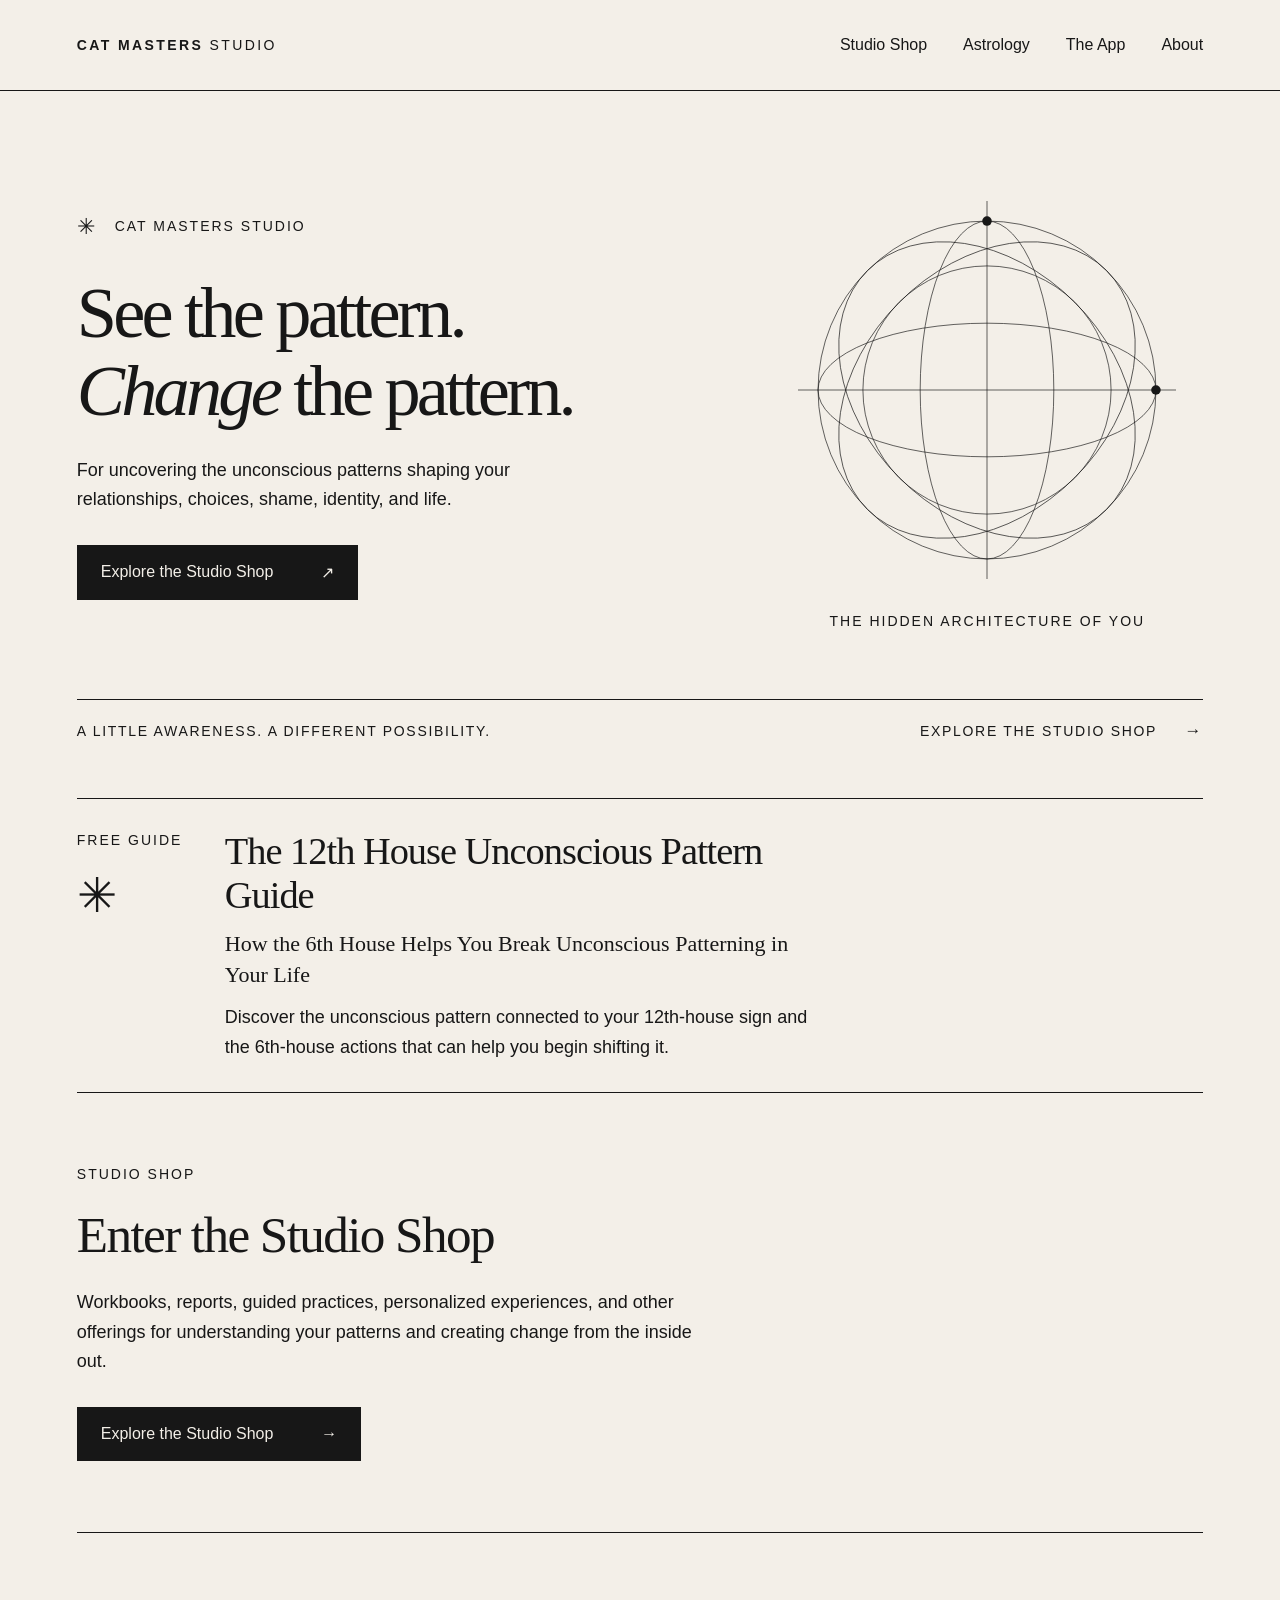
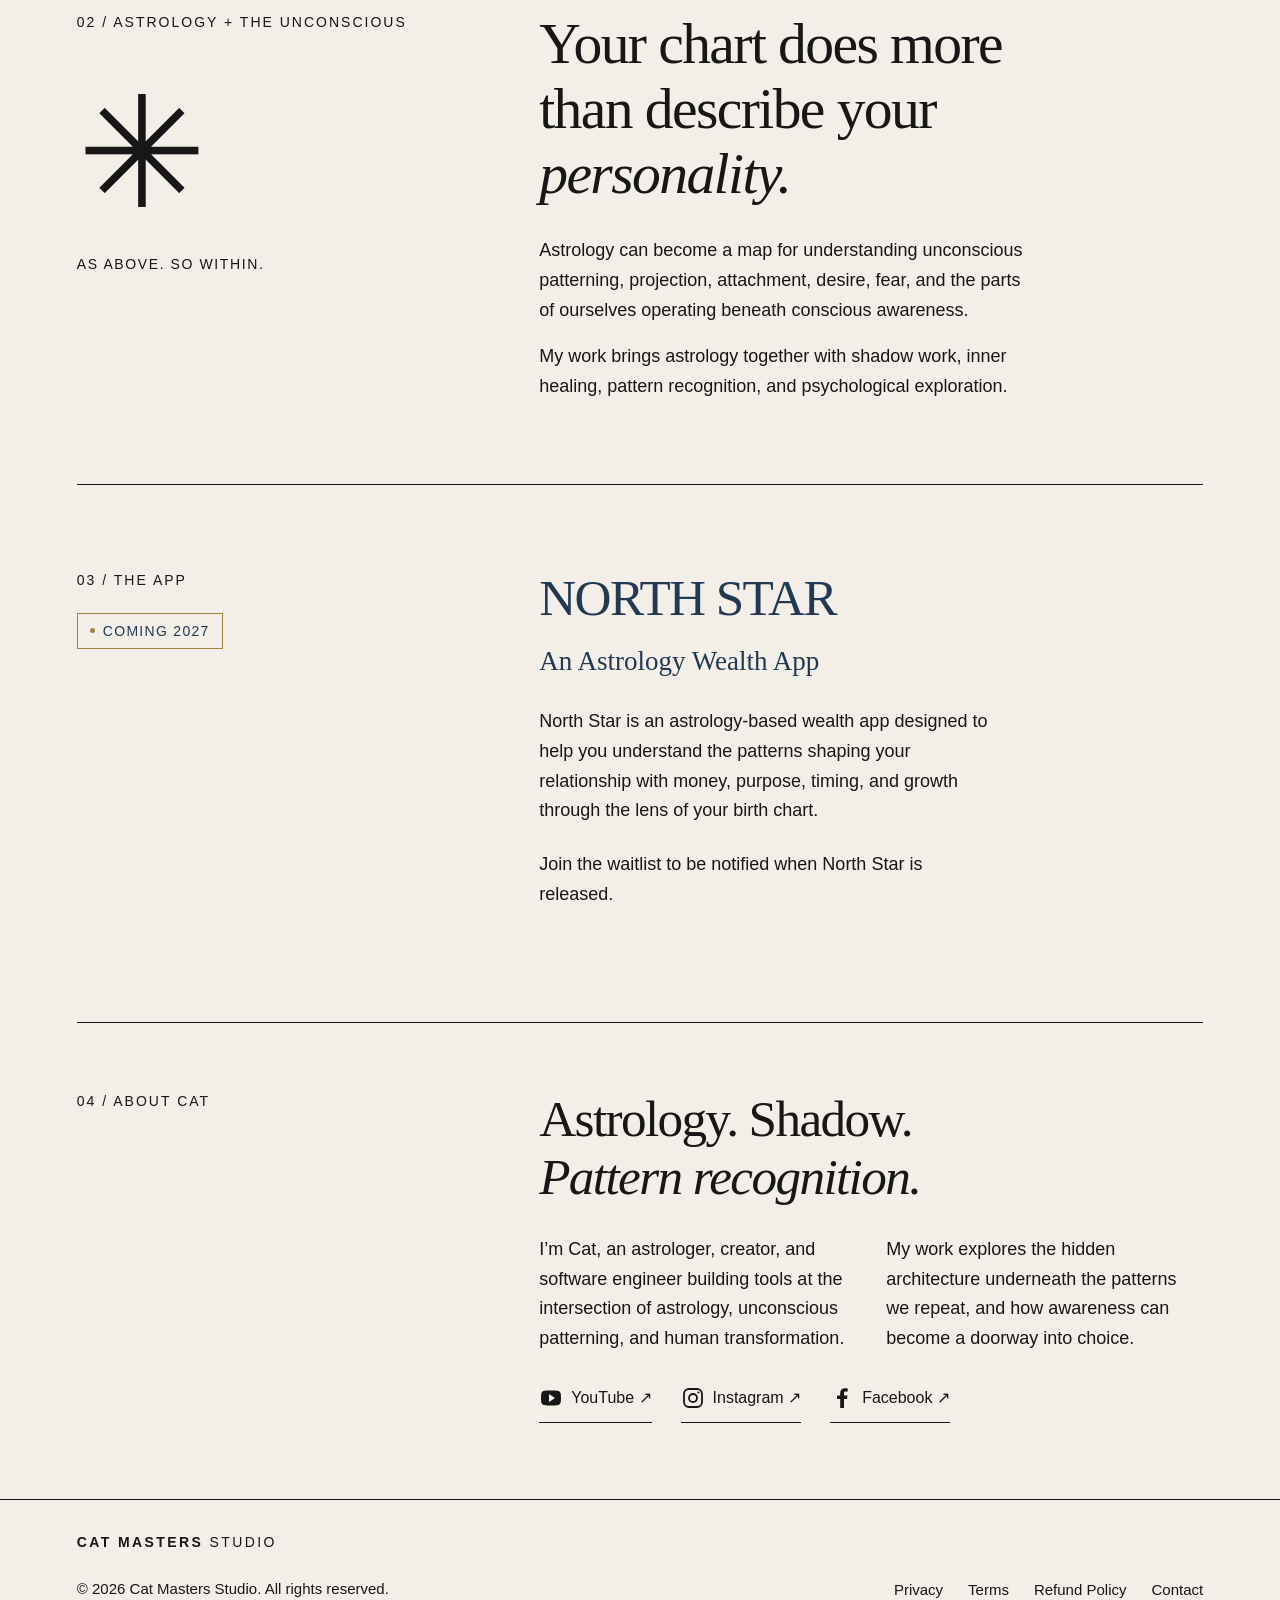
<file: index.html>
<!doctype html>
<html lang="en">
  <head>
    <link rel="icon" href="assets/favicon.svg" type="image/svg+xml" />
    <meta charset="UTF-8" />
    <meta name="viewport" content="width=device-width, initial-scale=1.0" />
    <meta
      name="description"
      content="Workbooks, reports, guided practices, personalized experiences, and other offerings for understanding your patterns and creating change from the inside out."
    />
    <title>Cat Masters Studio</title>
    <link rel="stylesheet" href="styles.css" />
    <script src="script.js" defer></script>
    <!-- MailerLite Universal -->
    <script>
      (function (w, d, e, u, f, l, n) {
        ((w[f] =
          w[f] ||
          function () {
            (w[f].q = w[f].q || []).push(arguments);
          }),
          (l = d.createElement(e)),
          (l.async = 1),
          (l.src = u),
          (n = d.getElementsByTagName(e)[0]),
          n.parentNode.insertBefore(l, n));
      })(
        window,
        document,
        "script",
        "https://assets.mailerlite.com/js/universal.js",
        "ml",
      );
      ml("account", "2680030");
    </script>
    <!-- End MailerLite Universal -->
    <meta name="p:domain_verify" content="88b8d2dadf3ee9787541eebd03a10f0f" />
  </head>
  <body>
    <header class="site-header">
      <a class="brand" href="#home" aria-label="Cat Masters Studio home"
        >CAT MASTERS <span>STUDIO</span></a
      >
      <nav aria-label="Main navigation">
        <a href="shop.html">Studio Shop</a><a href="#astrology">Astrology</a
        ><a href="#app">The App</a><a href="#about">About</a>
      </nav>
    </header>
    <main>
      <section class="hero section-wrap" id="home" aria-labelledby="hero-title">
        <div class="hero-copy">
          <p class="eyebrow">
            <span class="small-star">✳︎</span> CAT MASTERS STUDIO
          </p>
          <h1 id="hero-title">
            See the pattern.<br /><em>Change</em> the pattern.
          </h1>
          <p class="hero-description">
            For uncovering the unconscious patterns shaping your
            relationships, choices, shame, identity, and life.
          </p>
          <a class="button" href="shop.html"
            >Explore the Studio Shop <span aria-hidden="true">↗︎</span></a
          >
        </div>
        <div class="hero-art" aria-hidden="true">
          <svg viewBox="0 0 440 440" fill="none">
            <circle cx="220" cy="220" r="177" />
            <circle cx="220" cy="220" r="130" />
            <ellipse cx="220" cy="220" rx="70" ry="177" />
            <ellipse
              cx="220"
              cy="220"
              rx="130"
              ry="177"
              transform="rotate(45 220 220)"
            />
            <ellipse
              cx="220"
              cy="220"
              rx="70"
              ry="177"
              transform="rotate(90 220 220)"
            />
            <ellipse
              cx="220"
              cy="220"
              rx="130"
              ry="177"
              transform="rotate(-45 220 220)"
            />
            <path d="M220 22v396M22 220h396" />
            <circle class="art-dot" cx="220" cy="43" r="5" />
            <circle class="art-dot" cx="397" cy="220" r="5" /></svg
          ><span class="art-caption">THE HIDDEN ARCHITECTURE OF YOU</span>
        </div>
        <div class="hero-foot">
          <span>A LITTLE AWARENESS. A DIFFERENT POSSIBILITY.</span
          ><a href="shop.html" aria-label="Explore the Studio Shop"
            >EXPLORE THE STUDIO SHOP <span aria-hidden="true">→</span></a
          >
        </div>
      </section>
      <section
        class="free-guide section-wrap"
        aria-labelledby="free-guide-title"
      >
        <div class="free-guide-inner">
          <div class="free-guide-label">
            <p class="eyebrow">FREE GUIDE</p>
            <span class="free-guide-mark" aria-hidden="true">✳︎</span>
          </div>
          <div class="free-guide-copy">
            <h2 id="free-guide-title">
              The 12th House Unconscious Pattern Guide
            </h2>
            <p class="free-guide-subtitle">
              How the 6th House Helps You Break Unconscious Patterning in Your
              Life
            </p>
            <p class="free-guide-description">
              Discover the unconscious pattern connected to your 12th-house sign
              and the 6th-house actions that can help you begin shifting it.
            </p>
          </div>
          <div class="free-guide-action">
            <div class="ml-embedded" data-form="anthel"></div>
          </div>
        </div>
      </section>
      <section
        class="shop-gateway section-wrap"
        aria-labelledby="shop-gateway-title"
      >
        <p class="eyebrow">STUDIO SHOP</p>
        <h2 id="shop-gateway-title">Enter the Studio Shop</h2>
        <p class="shop-intro">Workbooks, reports, guided practices, personalized experiences, and other offerings for understanding your patterns and creating change from the inside out.</p>
        <a class="button" href="shop.html"
          >Explore the Studio Shop <span aria-hidden="true">→</span></a
        >
      </section>
      <section
        class="astrology"
        id="astrology"
        aria-labelledby="astrology-title"
      >
        <div class="section-wrap">
          <div class="astrology-inner">
          <div>
            <p class="eyebrow">02 / ASTROLOGY + THE UNCONSCIOUS</p>
            <div class="orbit-mark" aria-hidden="true">✳︎</div>
            <span class="dark-note">AS ABOVE. SO WITHIN.</span>
          </div>
          <div>
            <h2 id="astrology-title">
              Your chart does more<br />than describe your<br /><em
                >personality.</em
              >
            </h2>
            <div class="astrology-copy">
              <p>
                Astrology can become a map for understanding unconscious
                patterning, projection, attachment, desire, fear, and the parts
                of ourselves operating beneath conscious awareness.
              </p>
              <p>
                My work brings astrology together with shadow work, inner
                healing, pattern recognition, and psychological exploration.
              </p>
            </div>
          </div>
        </div>
        </div>
      </section>
      <section
        class="section-wrap"
        id="app"
        aria-labelledby="app-title"
      >
        <div class="app north-star">
          <div class="app-label">
            <p class="eyebrow">03 / THE APP</p>
            <span class="status"><i></i> COMING 2027</span>
          </div>
          <div class="app-content">
            <h2 id="app-title">NORTH STAR</h2>
            <p class="north-star-subtitle">An Astrology Wealth App</p>
            <p>
              North Star is an astrology-based wealth app designed to help you
              understand the patterns shaping your relationship with money,
              purpose, timing, and growth through the lens of your birth chart.
            </p>
            <p>Join the waitlist to be notified when North Star is released.</p>
            <div class="ml-embedded" data-form="8nmFVO"></div>
          </div>
        </div>
      </section>
      <section
        class="section-wrap"
        id="about"
        aria-labelledby="about-title"
      >
        <div class="about">
          <p class="eyebrow">04 / ABOUT CAT</p>
          <div>
            <h2 id="about-title">
              Astrology. Shadow.<br /><em>Pattern recognition.</em>
            </h2>
            <div class="about-body">
              <p>
                I’m Cat, an astrologer, creator, and software engineer building
                tools at the intersection of astrology, unconscious patterning,
                and human transformation.
              </p>
              <p>
                My work explores the hidden architecture underneath the patterns
                we repeat, and how awareness can become a doorway into choice.
              </p>
            </div>
            <div class="social-links">
              <!-- Replace these placeholder social URLs. --><a
                href="https://www.youtube.com/@CatherineCatMasters"
                target="_blank"
                rel="noopener noreferrer"
                aria-label="Visit Cat Masters Studio on YouTube (opens in a new tab)"
                ><svg
                  class="social-icon"
                  viewBox="0 0 24 24"
                  width="24"
                  height="24"
                  aria-hidden="true"
                  focusable="false"
                >
                  <path
                    d="M21.6 7.2a3 3 0 0 0-2.1-2.1C17.7 4.6 12 4.6 12 4.6s-5.7 0-7.5.5a3 3 0 0 0-2.1 2.1C2 9 2 12 2 12s0 3 .4 4.8a3 3 0 0 0 2.1 2.1c1.8.5 7.5.5 7.5.5s5.7 0 7.5-.5a3 3 0 0 0 2.1-2.1C22 15 22 12 22 12s0-3-.4-4.8Z"
                  />
                  <path d="m10 8 6 4-6 4Z" fill="var(--cream)" /></svg
                ><span>YouTube <span aria-hidden="true">↗︎</span></span></a
              ><a
                href="https://www.instagram.com/catherinecatmasters/"
                target="_blank"
                rel="noopener noreferrer"
                aria-label="Visit Cat Masters Studio on Instagram (opens in a new tab)"
                ><svg
                  class="social-icon"
                  viewBox="0 0 24 24"
                  width="24"
                  height="24"
                  aria-hidden="true"
                  focusable="false"
                >
                  <rect
                    x="3"
                    y="3"
                    width="18"
                    height="18"
                    rx="5"
                    fill="none"
                    stroke="currentColor"
                    stroke-width="1.8"
                  />
                  <circle
                    cx="12"
                    cy="12"
                    r="4"
                    fill="none"
                    stroke="currentColor"
                    stroke-width="1.8"
                  />
                  <circle cx="17.5" cy="6.5" r="1.1" /></svg
                ><span>Instagram <span aria-hidden="true">↗︎</span></span></a
              ><a
                href="https://www.facebook.com/Catherine.cat.masters"
                target="_blank"
                rel="noopener noreferrer"
                aria-label="Visit Cat Masters Studio on Facebook (opens in a new tab)"
                ><svg
                  class="social-icon"
                  viewBox="0 0 24 24"
                  width="24"
                  height="24"
                  aria-hidden="true"
                  focusable="false"
                >
                  <path
                    d="M14 22v-9h3l.5-3.5H14V7.3c0-1 .3-1.7 1.8-1.7h1.9V2.5c-.3 0-1.5-.2-2.8-.2-2.8 0-4.7 1.7-4.7 4.8v2.4H7V13h3.2v9Z"
                  /></svg
                ><span>Facebook <span aria-hidden="true">↗︎</span></span></a
              >
            </div>
          </div>
        </div>
      </section>
    </main>
    <footer class="section-wrap">
      <a class="brand" href="index.html">CAT MASTERS <span>STUDIO</span></a>
      <div class="footer-bottom">
        <p>
          © <span id="year"></span> Cat Masters Studio. All rights reserved.
        </p>
        <nav aria-label="Footer navigation">
          <a href="privacy.html">Privacy</a><a href="terms.html">Terms</a
          ><a href="refunds.html">Refund Policy</a
          ><a href="contact.html">Contact</a>
        </nav>
      </div>
    </footer>
  </body>
</html>
</file>
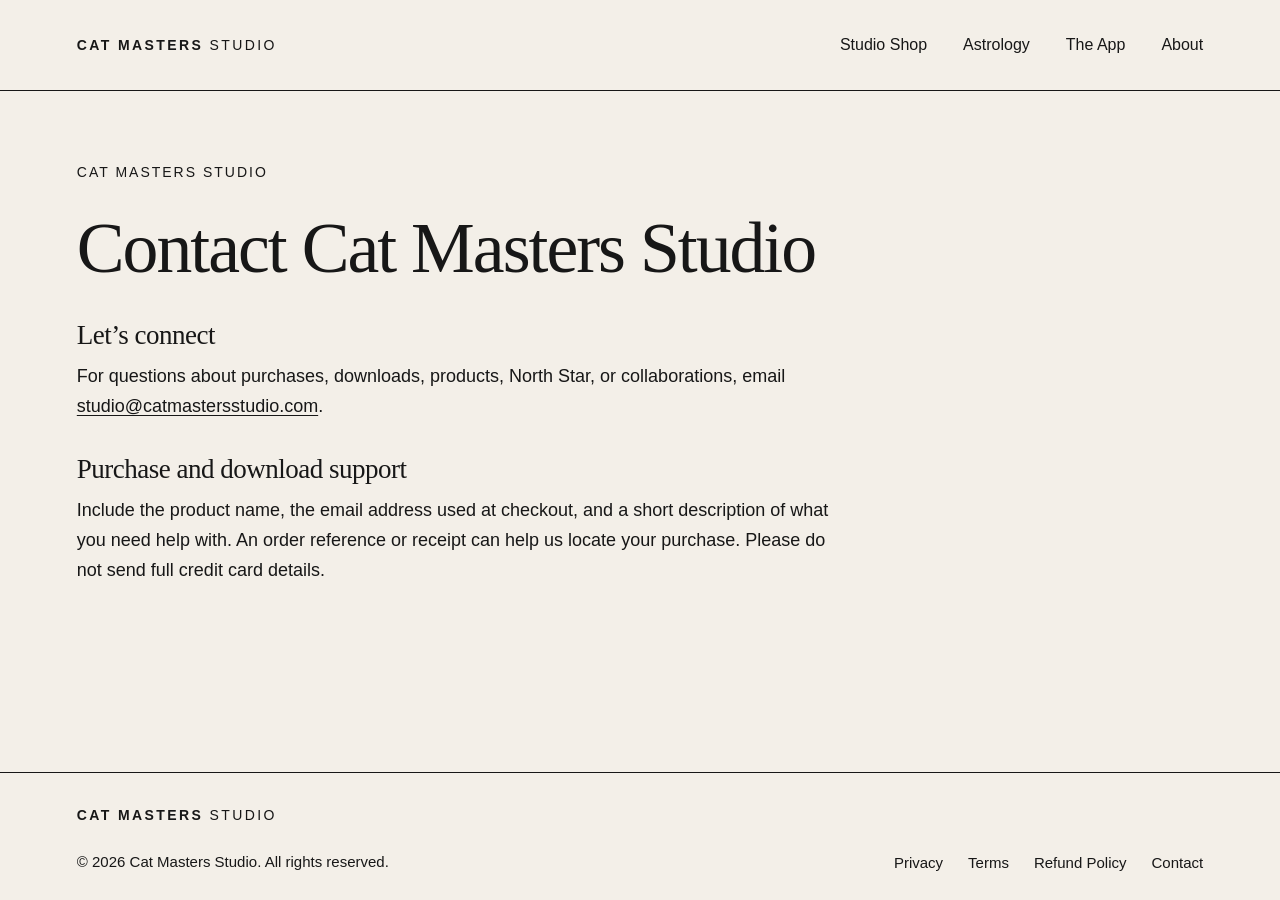
<file: contact.html>
<!doctype html>
<html lang="en">
<head>
  <meta charset="UTF-8">
  <meta name="viewport" content="width=device-width, initial-scale=1.0">
  <title>Contact Cat Masters Studio | Cat Masters Studio</title>
  <link rel="stylesheet" href="styles.css">
  <script src="script.js" defer></script>
</head>
<body class="business-page">
  <header class="site-header">
    <a class="brand" href="index.html" aria-label="Cat Masters Studio home">CAT MASTERS <span>STUDIO</span></a>
    <nav aria-label="Main navigation"><a href="shop.html">Studio Shop</a><a href="index.html#astrology">Astrology</a><a href="index.html#app">The App</a><a href="index.html#about">About</a></nav>
  </header>
  <main class="business-main section-wrap">
    <article class="policy-content" aria-labelledby="page-title">
      <p class="eyebrow">CAT MASTERS STUDIO</p>
      <h1 id="page-title">Contact Cat Masters Studio</h1>
      <section class="policy-section" aria-labelledby="contact-0"><h2 id="contact-0">Let’s connect</h2><p>For questions about purchases, downloads, products, North Star, or collaborations, email <!-- REPLACE WITH ACTIVE CONTACT EMAIL: confirm this inbox is active before publishing. -->
        <a href="mailto:studio@catmastersstudio.com">studio@catmastersstudio.com</a>.</p></section>
      <section class="policy-section" aria-labelledby="contact-1"><h2 id="contact-1">Purchase and download support</h2><p>Include the product name, the email address used at checkout, and a short description of what you need help with. An order reference or receipt can help us locate your purchase. Please do not send full credit card details.</p></section>
    </article>
  </main>
  <footer class="section-wrap"><a class="brand" href="index.html">CAT MASTERS <span>STUDIO</span></a><div class="footer-bottom"><p>© <span id="year"></span> Cat Masters Studio. All rights reserved.</p><nav aria-label="Footer navigation"><a href="privacy.html">Privacy</a><a href="terms.html">Terms</a><a href="refunds.html">Refund Policy</a><a href="contact.html">Contact</a></nav></div></footer>
</body>
</html>
</file>
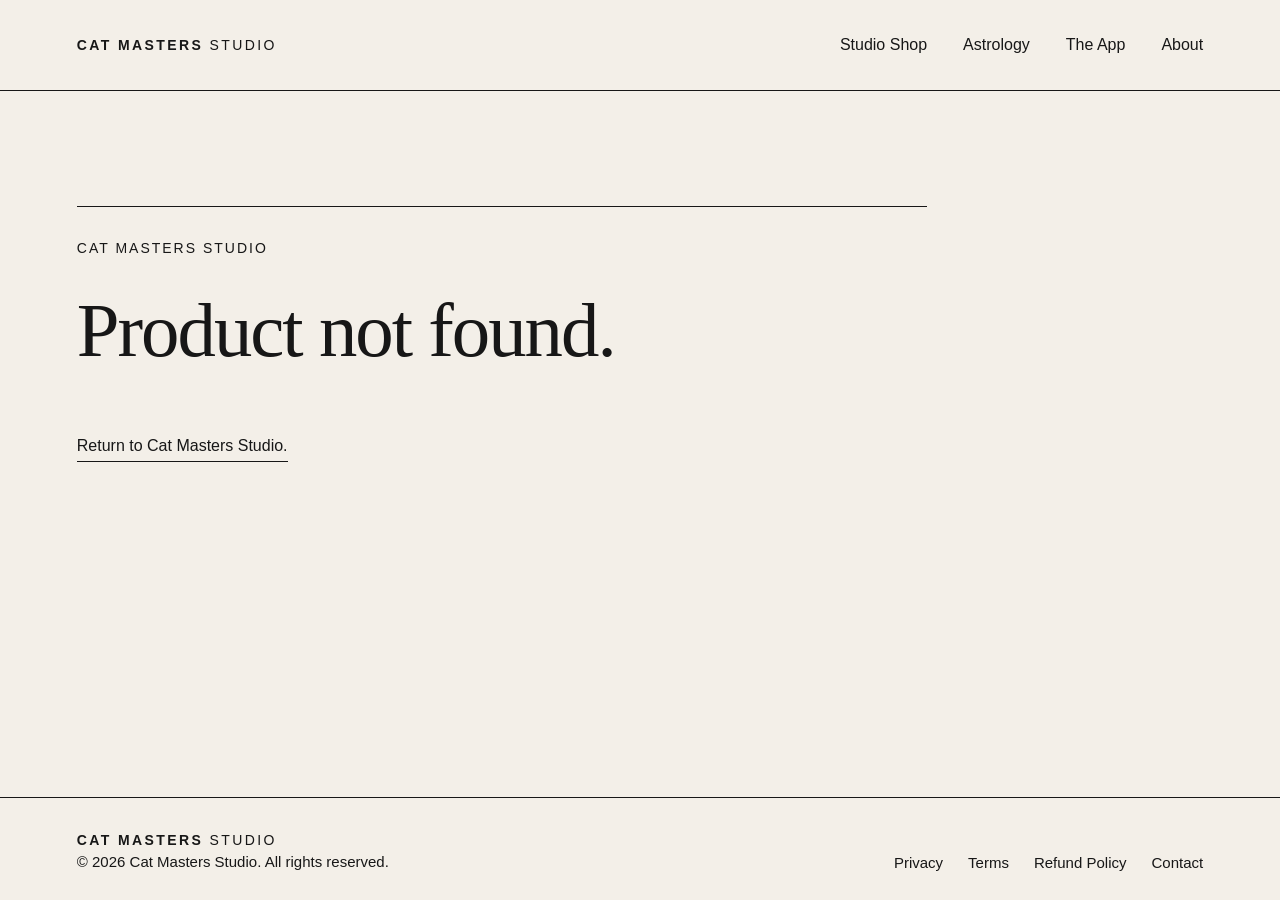
<file: download.html>
<!doctype html>
<html lang="en">
<head>
  <meta charset="UTF-8">
  <meta name="viewport" content="width=device-width, initial-scale=1.0">
  <meta name="robots" content="noindex">
  <title>Your Download | Cat Masters Studio</title>
  <link rel="stylesheet" href="styles.css">
  <script src="download.js" defer></script>
</head>
<body class="download-page">
  <header class="site-header">
    <a class="brand" href="index.html">CAT MASTERS <span>STUDIO</span></a>
    <nav aria-label="Main navigation"><a href="shop.html">Studio Shop</a><a href="index.html#astrology">Astrology</a><a href="index.html#app">The App</a><a href="index.html#about">About</a></nav>
  </header>
  <main class="download-main section-wrap">
    <section id="download-product" class="download-panel" aria-labelledby="download-title" hidden>
      <p class="eyebrow"><span class="small-star" aria-hidden="true">✳</span> YOUR DIGITAL TOOL</p>
      <h1 id="download-title"></h1>
      <p id="download-description" class="download-description"></p>
      <a id="download-button" class="button">Download PDF <span aria-hidden="true">↓</span></a>
      <p class="download-note">A little awareness. A different possibility.</p>
      <a class="download-return" href="index.html">← Return to Cat Masters Studio</a>
    </section>
    <section id="download-error" class="download-panel" aria-labelledby="error-title" hidden>
      <p class="eyebrow">CAT MASTERS STUDIO</p>
      <h1 id="error-title">Product not found.</h1>
      <a class="download-return" href="index.html">Return to Cat Masters Studio.</a>
    </section>
    <noscript><p>Please enable JavaScript to view your download. <a href="index.html">Return to Cat Masters Studio.</a></p></noscript>
  </main>
  <footer class="section-wrap"><a class="brand" href="index.html">CAT MASTERS <span>STUDIO</span></a><div class="footer-bottom"><p>© <span id="year"></span> Cat Masters Studio. All rights reserved.</p><nav aria-label="Footer navigation"><a href="privacy.html">Privacy</a><a href="terms.html">Terms</a><a href="refunds.html">Refund Policy</a><a href="contact.html">Contact</a></nav></div></footer>
</body>
</html>
</file>
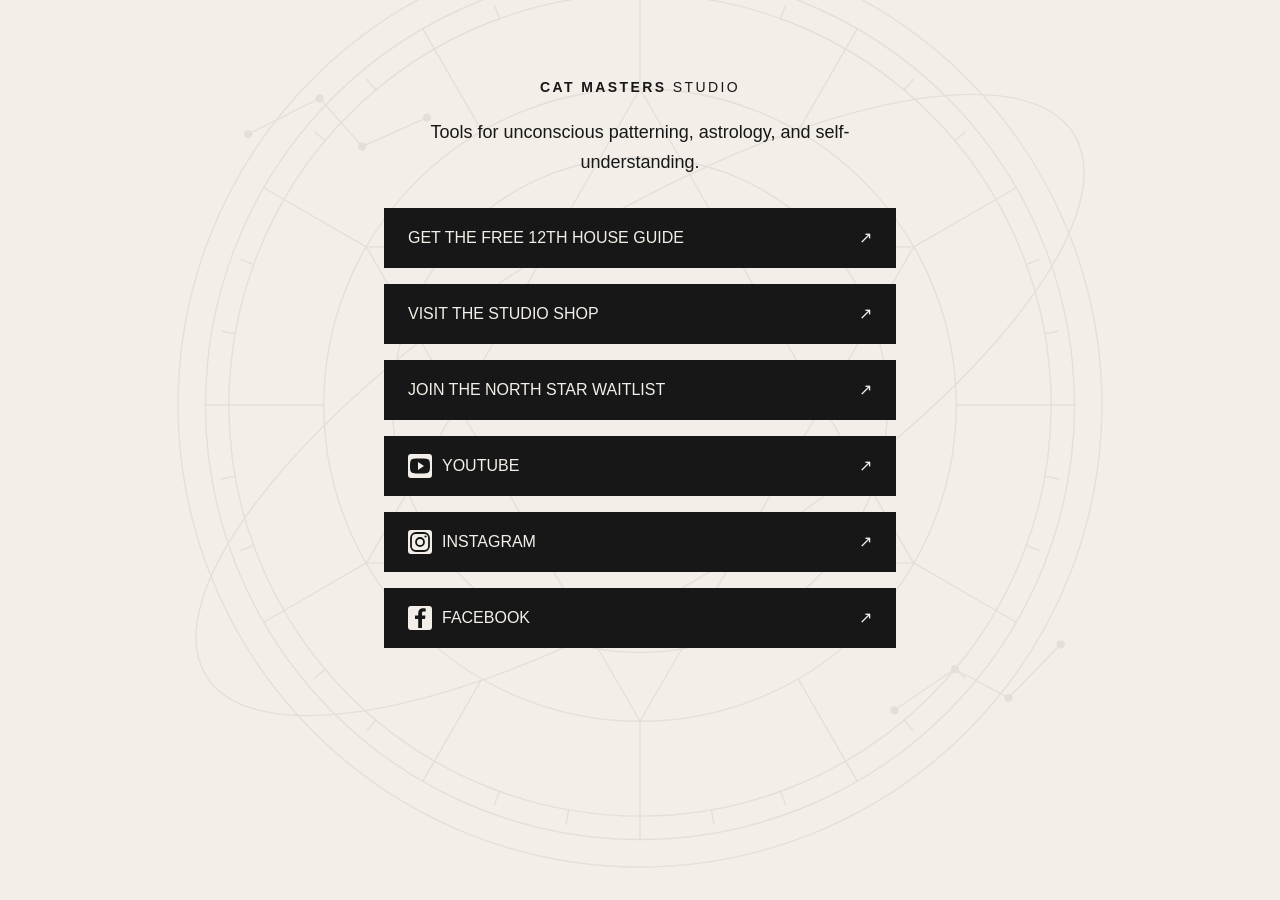
<file: links.html>
<!doctype html>
<html lang="en">
<head>
  <meta charset="UTF-8">
  <meta name="viewport" content="width=device-width, initial-scale=1.0">
  <meta name="description" content="Explore Cat Masters Studio: the free 12th house guide, digital tools, and the North Star waitlist.">
  <title>Links | Cat Masters Studio</title>
  <link rel="stylesheet" href="styles.css">
  <style>
    /* Page-specific layout; palette, type, and buttons come from styles.css. */
    body{position:relative;min-height:100vh;min-height:100svh;isolation:isolate}
    .links-sky{position:fixed;inset:0;overflow:hidden;pointer-events:none;z-index:-1;color:var(--ink)}
    .links-sky svg{position:absolute;width:clamp(650px,145vw,1100px);height:auto;max-width:none;left:50%;top:45%;transform:translate(-50%,-50%);opacity:.065;fill:none;stroke:currentColor;stroke-width:1;stroke-linecap:round;stroke-linejoin:round}
    .links-main{position:relative;width:100%;max-width:560px;margin:0 auto;padding:52px 6%;text-align:center}
    .links-main h1{font-family:var(--sans);font-size:14px;line-height:1.6;font-weight:600;letter-spacing:2.4px}
    .links-main h1 span{font-weight:400}
    .links-description{font-size:18px;line-height:1.65;margin-top:20px}
    .links-buttons{display:flex;flex-direction:column;gap:16px;margin-top:30px}
    .links-buttons .button{width:100%;margin-top:0;min-height:56px;justify-content:space-between;gap:16px;line-height:1.5;overflow-wrap:anywhere;text-align:left}
    .links-buttons .button span{flex-shrink:0}
    @media(min-width:768px){.links-main{padding:76px 24px}}
  </style>
</head>
<body>
  <!-- Decorative twelve-house wheel; hidden from assistive technology. -->
  <div class="links-sky" aria-hidden="true">
    <svg viewBox="0 0 800 800" focusable="false">
      <defs>
        <path id="house-divider" d="M400 170V84"/>
        <path id="degree-tick" d="M400 91V101"/>
      </defs>
      <circle cx="400" cy="400" r="336"/>
      <circle cx="400" cy="400" r="316"/>
      <circle cx="400" cy="400" r="299"/>
      <circle cx="400" cy="400" r="230"/>
      <circle cx="400" cy="400" r="180"/>
      <g>
        <use href="#house-divider"/><use href="#house-divider" transform="rotate(30 400 400)"/>
        <use href="#house-divider" transform="rotate(60 400 400)"/><use href="#house-divider" transform="rotate(90 400 400)"/>
        <use href="#house-divider" transform="rotate(120 400 400)"/><use href="#house-divider" transform="rotate(150 400 400)"/>
        <use href="#house-divider" transform="rotate(180 400 400)"/><use href="#house-divider" transform="rotate(210 400 400)"/>
        <use href="#house-divider" transform="rotate(240 400 400)"/><use href="#house-divider" transform="rotate(270 400 400)"/>
        <use href="#house-divider" transform="rotate(300 400 400)"/><use href="#house-divider" transform="rotate(330 400 400)"/>
      </g>
      <g>
        <use href="#degree-tick" transform="rotate(10 400 400)"/><use href="#degree-tick" transform="rotate(20 400 400)"/>
        <use href="#degree-tick" transform="rotate(40 400 400)"/><use href="#degree-tick" transform="rotate(50 400 400)"/>
        <use href="#degree-tick" transform="rotate(70 400 400)"/><use href="#degree-tick" transform="rotate(80 400 400)"/>
        <use href="#degree-tick" transform="rotate(100 400 400)"/><use href="#degree-tick" transform="rotate(110 400 400)"/>
        <use href="#degree-tick" transform="rotate(130 400 400)"/><use href="#degree-tick" transform="rotate(140 400 400)"/>
        <use href="#degree-tick" transform="rotate(160 400 400)"/><use href="#degree-tick" transform="rotate(170 400 400)"/>
        <use href="#degree-tick" transform="rotate(190 400 400)"/><use href="#degree-tick" transform="rotate(200 400 400)"/>
        <use href="#degree-tick" transform="rotate(220 400 400)"/><use href="#degree-tick" transform="rotate(230 400 400)"/>
        <use href="#degree-tick" transform="rotate(250 400 400)"/><use href="#degree-tick" transform="rotate(260 400 400)"/>
        <use href="#degree-tick" transform="rotate(280 400 400)"/><use href="#degree-tick" transform="rotate(290 400 400)"/>
        <use href="#degree-tick" transform="rotate(310 400 400)"/><use href="#degree-tick" transform="rotate(320 400 400)"/>
        <use href="#degree-tick" transform="rotate(340 400 400)"/><use href="#degree-tick" transform="rotate(350 400 400)"/>
      </g>
      <path d="M400 170 599 515 201 515Z M400 630 201 285 599 285Z"/>
      <ellipse cx="400" cy="400" rx="372" ry="130" transform="rotate(-32 400 400)"/>
      <path d="M115 203 167 177 198 212 245 191 M585 622 629 592 668 613 706 574"/>
      <g fill="currentColor" stroke="none">
        <circle cx="115" cy="203" r="3"/><circle cx="167" cy="177" r="3"/>
        <circle cx="198" cy="212" r="3"/><circle cx="245" cy="191" r="3"/>
        <circle cx="585" cy="622" r="3"/><circle cx="629" cy="592" r="3"/>
        <circle cx="668" cy="613" r="3"/><circle cx="706" cy="574" r="3"/>
      </g>
    </svg>
  </div>
  <main class="links-main" aria-labelledby="links-title">
    <h1 id="links-title">CAT MASTERS <span>STUDIO</span></h1>
    <p class="links-description">Tools for unconscious patterning, astrology, and self-understanding.</p>
    <div class="links-buttons">
      <a class="button" href="#">GET THE FREE 12TH HOUSE GUIDE <span aria-hidden="true">↗</span></a>
      <a class="button" href="index.html#products">VISIT THE STUDIO SHOP <span aria-hidden="true">↗</span></a>
      <a class="button" href="index.html#app">JOIN THE NORTH STAR WAITLIST <span aria-hidden="true">↗</span></a>
      <a class="button" href="https://www.youtube.com/@CatherineCatMasters" target="_blank" rel="noopener noreferrer" aria-label="Visit Cat Masters Studio on YouTube (opens in a new tab)"><span class="social-label"><svg class="social-icon" viewBox="0 0 24 24" width="24" height="24" aria-hidden="true" focusable="false"><path d="M21.6 7.2a3 3 0 0 0-2.1-2.1C17.7 4.6 12 4.6 12 4.6s-5.7 0-7.5.5a3 3 0 0 0-2.1 2.1C2 9 2 12 2 12s0 3 .4 4.8a3 3 0 0 0 2.1 2.1c1.8.5 7.5.5 7.5.5s5.7 0 7.5-.5a3 3 0 0 0 2.1-2.1C22 15 22 12 22 12s0-3-.4-4.8Z"/><path d="m10 8 6 4-6 4Z" fill="var(--cream)"/></svg><span>YOUTUBE</span></span> <span aria-hidden="true">↗</span></a>
      <a class="button" href="https://www.instagram.com/catherinecatmasters/" target="_blank" rel="noopener noreferrer" aria-label="Visit Cat Masters Studio on Instagram (opens in a new tab)"><span class="social-label"><svg class="social-icon" viewBox="0 0 24 24" width="24" height="24" aria-hidden="true" focusable="false"><rect x="3" y="3" width="18" height="18" rx="5" fill="none" stroke="currentColor" stroke-width="1.8"/><circle cx="12" cy="12" r="4" fill="none" stroke="currentColor" stroke-width="1.8"/><circle cx="17.5" cy="6.5" r="1.1"/></svg><span>INSTAGRAM</span></span> <span aria-hidden="true">↗</span></a>
      <a class="button" href="https://www.facebook.com/Catherine.cat.masters" target="_blank" rel="noopener noreferrer" aria-label="Visit Cat Masters Studio on Facebook (opens in a new tab)"><span class="social-label"><svg class="social-icon" viewBox="0 0 24 24" width="24" height="24" aria-hidden="true" focusable="false"><path d="M14 22v-9h3l.5-3.5H14V7.3c0-1 .3-1.7 1.8-1.7h1.9V2.5c-.3 0-1.5-.2-2.8-.2-2.8 0-4.7 1.7-4.7 4.8v2.4H7V13h3.2v9Z"/></svg><span>FACEBOOK</span></span> <span aria-hidden="true">↗</span></a>
    </div>
  </main>
</body>
</html>
</file>
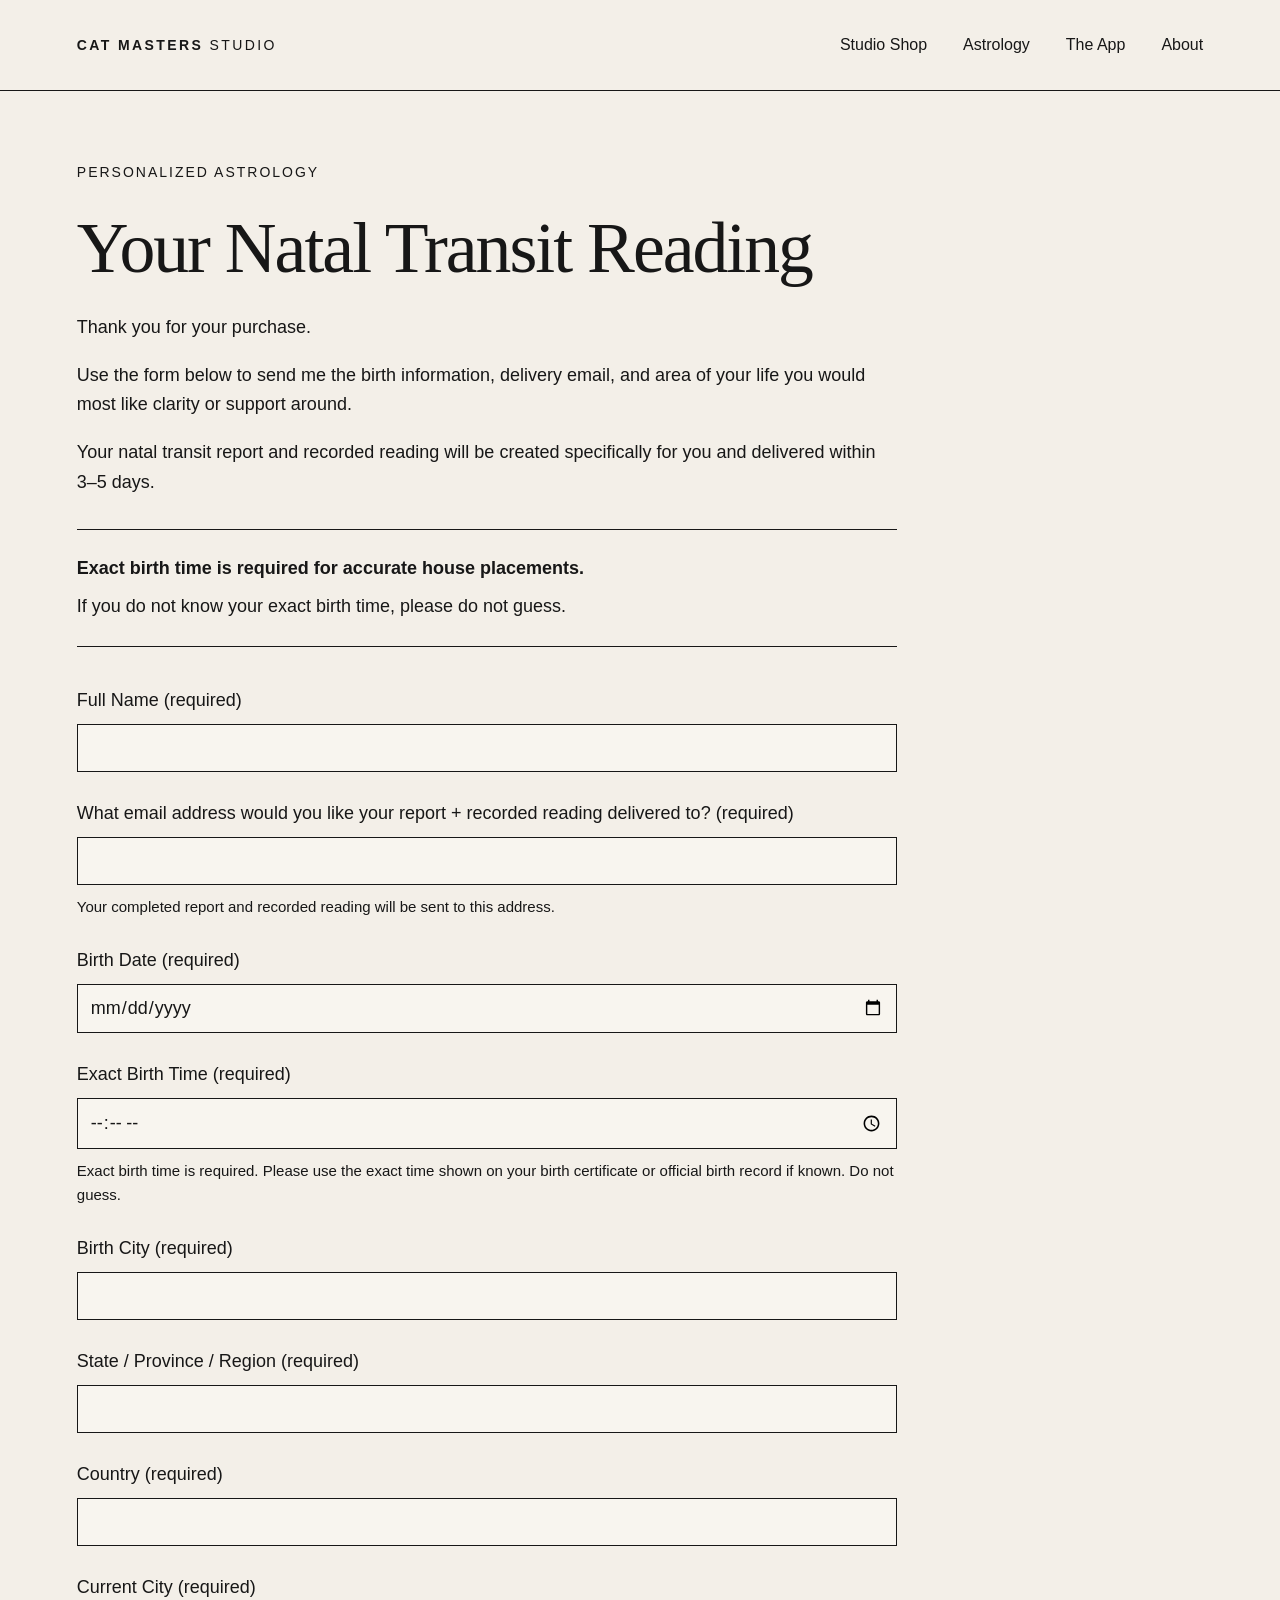
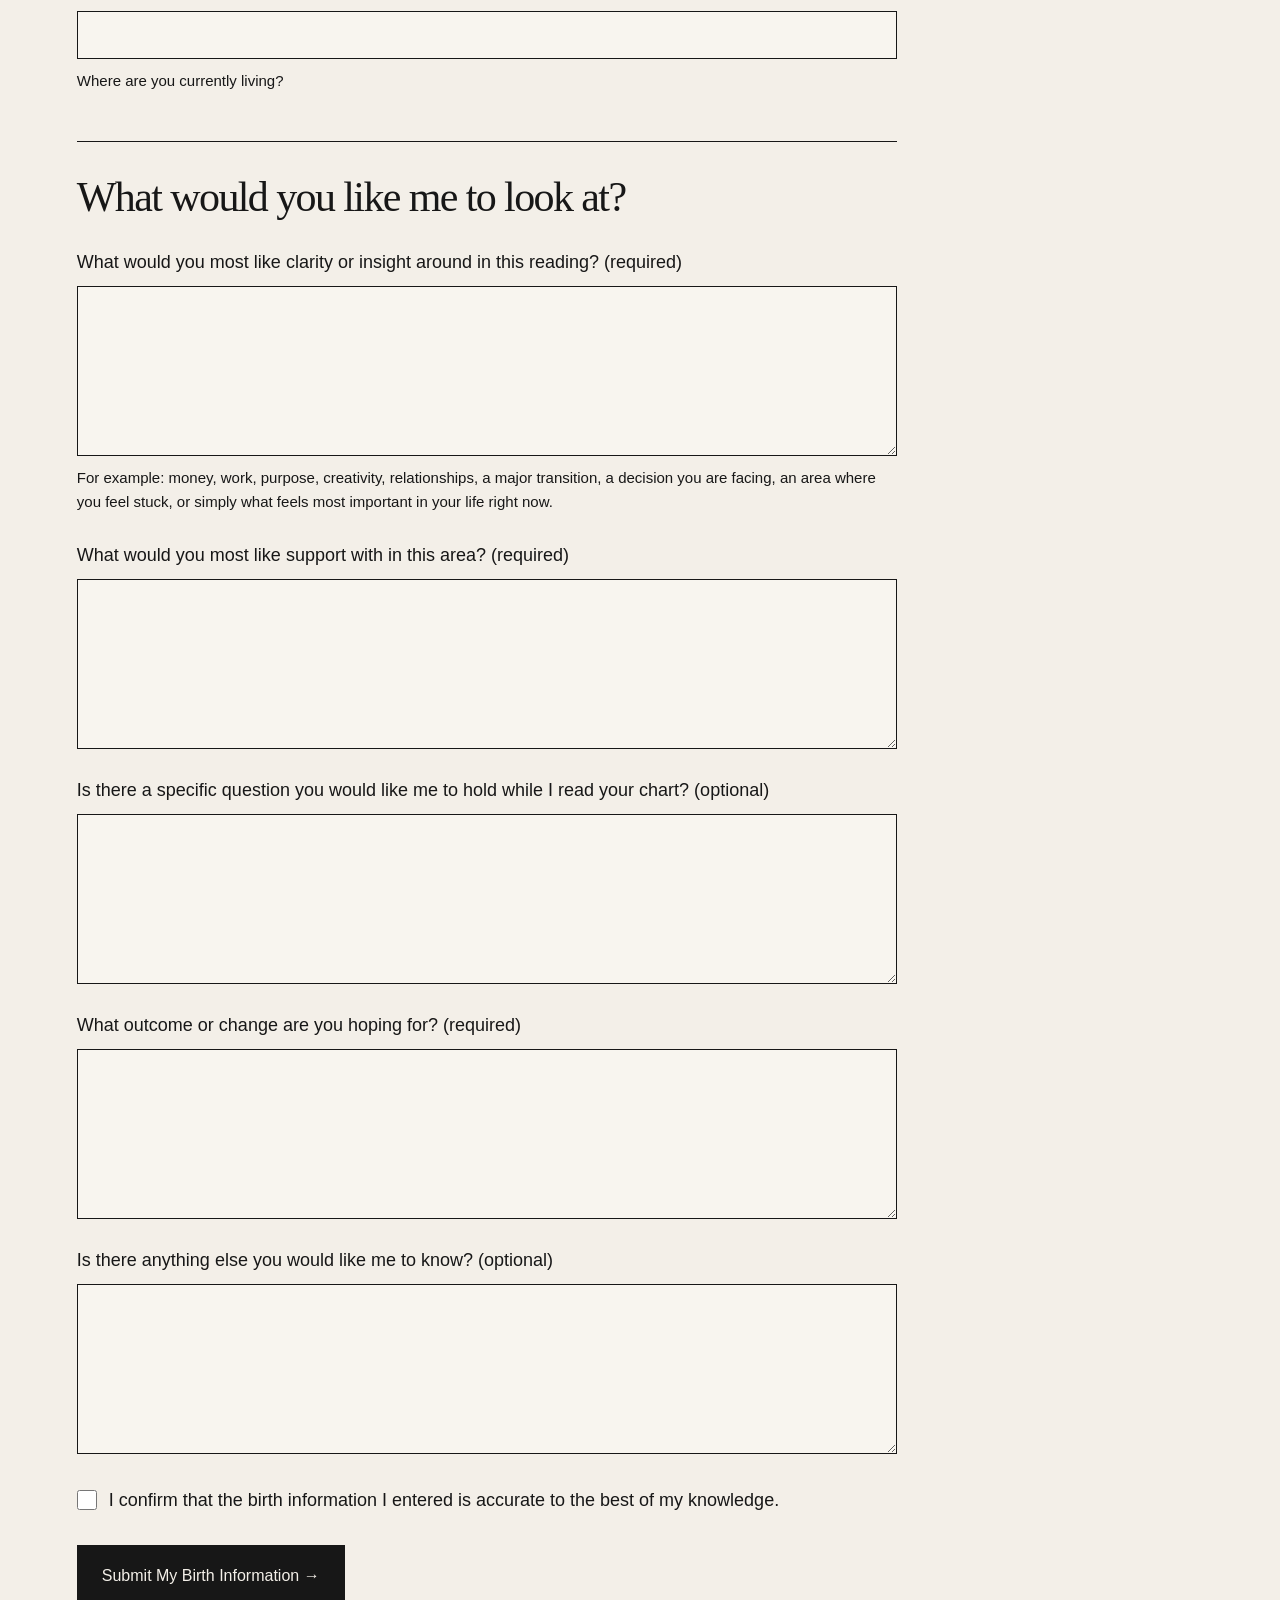
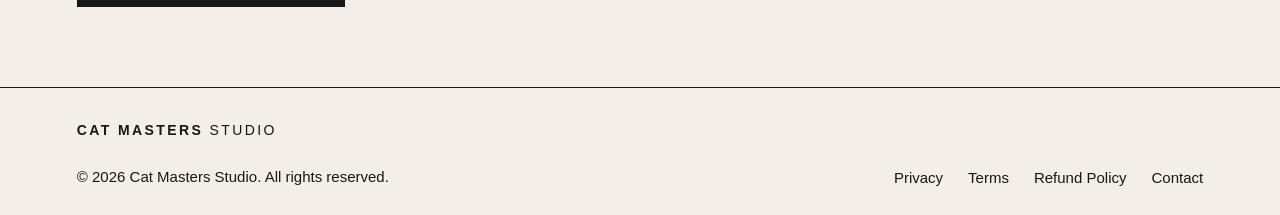
<file: natal-transit-intake.html>
<!doctype html>
<html lang="en">
<head>
  <meta charset="UTF-8">
  <meta name="viewport" content="width=device-width, initial-scale=1.0">
  <meta name="robots" content="noindex, nofollow">
  <title>Your Natal Transit Reading | Cat Masters Studio</title>
  <link rel="icon" href="assets/favicon.svg" type="image/svg+xml">
  <link rel="stylesheet" href="styles.css">
  <script src="script.js" defer></script>
  <style>
    .intake-content{max-width:820px}
    .intake-intro p+p{margin-top:18px}
    .intake-note{margin-top:32px;padding:24px 0;border-top:1px solid var(--line);border-bottom:1px solid var(--line)}
    .intake-note p+p{margin-top:8px}
    .intake-form{max-width:none;margin-top:40px}
    .intake-fields{display:flex;flex-direction:column;gap:28px}
    .intake-field{min-width:0}
    .intake-field label{display:block;line-height:1.5;margin-bottom:10px}
    .intake-field input,.intake-field textarea{display:block;width:100%;min-width:0;min-height:48px;border:1px solid var(--line);background:#F8F5EF;border-radius:0;padding:12px;font:inherit;color:var(--ink)}
    .intake-field textarea{resize:vertical;line-height:1.6}
    .intake-field textarea:focus-visible{outline:2px solid var(--ink);outline-offset:5px}
    .intake-help{font-size:15px;line-height:1.6;margin-top:10px}
    .intake-form [aria-invalid="true"]{border-color:var(--ink);outline:2px solid var(--ink);outline-offset:2px}
    .intake-error{font-weight:600;color:var(--ink)}
    .intake-focus{margin-top:48px;padding-top:32px;border-top:1px solid var(--line)}
    .intake-focus h2{font-size:clamp(30px,4vw,42px);margin-bottom:28px}
    .intake-confirmation{display:flex;align-items:flex-start;gap:12px;margin-top:32px;line-height:1.6}
    .intake-confirmation input{flex:none;width:20px;height:20px;margin:4px 0 0;padding:0;accent-color:var(--ink)}
    .intake-form .button{border:1px solid var(--ink);line-height:1.5;max-width:100%}
    .intake-form .button:disabled{cursor:not-allowed;opacity:.6;transform:none}
    .intake-success:not([hidden]){margin-top:40px;padding-top:32px;border-top:1px solid var(--line)}
    .intake-success h2{margin-bottom:24px}
    .intake-success p+p{margin-top:18px}
    @media(max-width:700px){.intake-fields{gap:24px}.intake-focus{margin-top:32px;padding-top:24px}}
  </style>
</head>
<body class="business-page">
  <header class="site-header">
    <a class="brand" href="index.html" aria-label="Cat Masters Studio home">CAT MASTERS <span>STUDIO</span></a>
    <nav aria-label="Main navigation"><a href="shop.html">Studio Shop</a><a href="index.html#astrology">Astrology</a><a href="index.html#app">The App</a><a href="index.html#about">About</a></nav>
  </header>
  <main class="business-main section-wrap">
    <article class="policy-content intake-content" aria-labelledby="page-title">
      <p class="eyebrow">PERSONALIZED ASTROLOGY</p>
      <h1 id="page-title">Your Natal Transit Reading</h1>
      <div class="intake-intro">
        <p>Thank you for your purchase.</p>
        <p>Use the form below to send me the birth information, delivery email, and area of your life you would most like clarity or support around.</p>
        <p>Your natal transit report and recorded reading will be created specifically for you and delivered within 3–5 days.</p>
      </div>
      <aside class="intake-note" aria-label="Exact birth time requirement">
        <p><strong>Exact birth time is required for accurate house placements.</strong></p>
        <p>If you do not know your exact birth time, please do not guess.</p>
      </aside>
      <form class="intake-form" id="natal-transit-intake" action="https://formspree.io/f/xjygzjaz" method="POST">
        <input type="hidden" name="product_name" value="Personalized Natal Transit Report + Recorded Reading">
        <input type="hidden" name="_subject" value="New Natal Transit Intake">
        <div class="intake-fields">
          <div class="intake-field">
            <label for="full_name">Full Name (required)</label>
            <input id="full_name" name="full_name" type="text" required autocomplete="name">
          </div>
          <div class="intake-field">
            <label for="delivery_email">What email address would you like your report + recorded reading delivered to? (required)</label>
            <input id="delivery_email" name="delivery_email" type="email" required autocomplete="email" aria-describedby="delivery_email-help">
            <p class="intake-help" id="delivery_email-help">Your completed report and recorded reading will be sent to this address.</p>
          </div>
          <div class="intake-field">
            <label for="birth_date">Birth Date (required)</label>
            <input id="birth_date" name="birth_date" type="date" required>
          </div>
          <div class="intake-field">
            <label for="birth_time">Exact Birth Time (required)</label>

            <input
              id="birth_time"
              name="birth_time"
              type="time"
              required
              autocomplete="off"
              aria-describedby="birth_time-help"
            >

            <p class="intake-help" id="birth_time-help">
              Exact birth time is required. Please use the exact time shown on your birth certificate or official birth record if known. Do not guess.
            </p>
          </div>
          <div class="intake-field">
            <label for="birth_city">Birth City (required)</label>
            <input id="birth_city" name="birth_city" type="text" required>
          </div>
          <div class="intake-field">
            <label for="birth_region">State / Province / Region (required)</label>
            <input id="birth_region" name="birth_region" type="text" required>
          </div>
          <div class="intake-field">
            <label for="birth_country">Country (required)</label>
            <input id="birth_country" name="birth_country" type="text" required>
          </div>
          <div class="intake-field">
            <label for="current_city">Current City (required)</label>
            <input id="current_city" name="current_city" type="text" required aria-describedby="current_city-help">
            <p class="intake-help" id="current_city-help">Where are you currently living?</p>
          </div>
        </div>
        <section class="intake-focus" aria-labelledby="focus-title">
          <h2 id="focus-title">What would you like me to look at?</h2>
          <div class="intake-fields">
          <div class="intake-field">
            <label for="reading_focus">What would you most like clarity or insight around in this reading? (required)</label>
            <textarea id="reading_focus" name="reading_focus" rows="5" required aria-describedby="reading_focus-help"></textarea>
            <p class="intake-help" id="reading_focus-help">For example: money, work, purpose, creativity, relationships, a major transition, a decision you are facing, an area where you feel stuck, or simply what feels most important in your life right now.</p>
          </div>
          <div class="intake-field">
            <label for="support_needed">What would you most like support with in this area? (required)</label>
            <textarea id="support_needed" name="support_needed" rows="5" required></textarea>
          </div>
          <div class="intake-field">
            <label for="specific_question">Is there a specific question you would like me to hold while I read your chart? (optional)</label>
            <textarea id="specific_question" name="specific_question" rows="5"></textarea>
          </div>
          <div class="intake-field">
            <label for="desired_outcome">What outcome or change are you hoping for? (required)</label>
            <textarea id="desired_outcome" name="desired_outcome" rows="5" required></textarea>
          </div>
          <div class="intake-field">
            <label for="additional_context">Is there anything else you would like me to know? (optional)</label>
            <textarea id="additional_context" name="additional_context" rows="5"></textarea>
          </div>
          </div>
        </section>
        <label class="intake-confirmation" for="birth_data_confirmation">
          <input type="checkbox" id="birth_data_confirmation" name="birth_data_confirmation" value="confirmed" required>
          <span>I confirm that the birth information I entered is accurate to the best of my knowledge.</span>
        </label>
        <button class="button" type="submit">Submit My Birth Information →</button>
      </form>
      <section class="intake-success" id="intake-success" hidden aria-labelledby="success-title" role="status">
        <h2 id="success-title">Information received.</h2>
        <p>I’ll review your birth chart, current transits, and the area you’ve asked me to focus on.</p>
        <p>Your personalized report and recorded reading will be delivered to the email address you provided within 3–5 days.</p>
      </section>
    </article>
  </main>
  <footer class="section-wrap"><a class="brand" href="index.html">CAT MASTERS <span>STUDIO</span></a><div class="footer-bottom"><p>© <span id="year"></span> Cat Masters Studio. All rights reserved.</p><nav aria-label="Footer navigation"><a href="privacy.html">Privacy</a><a href="terms.html">Terms</a><a href="refunds.html">Refund Policy</a><a href="contact.html">Contact</a></nav></div></footer>
</body>
</html>
</file>
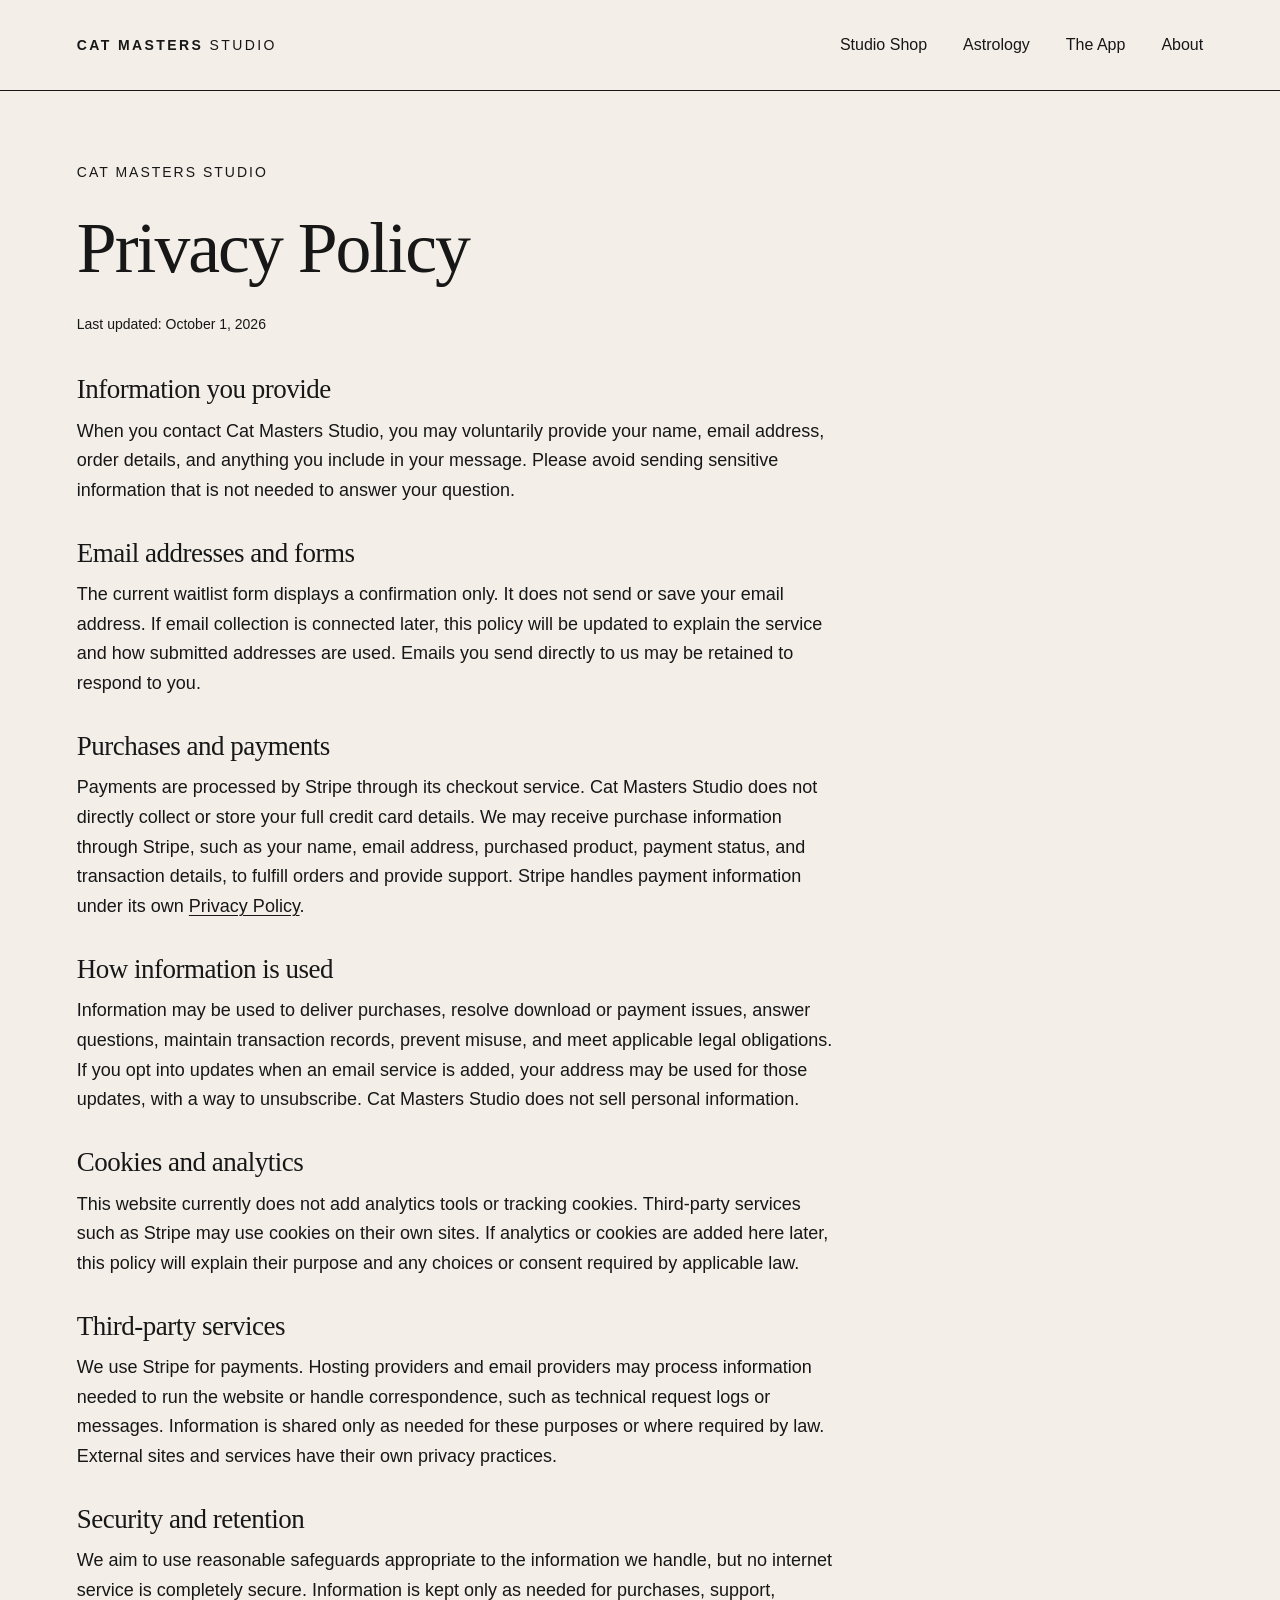
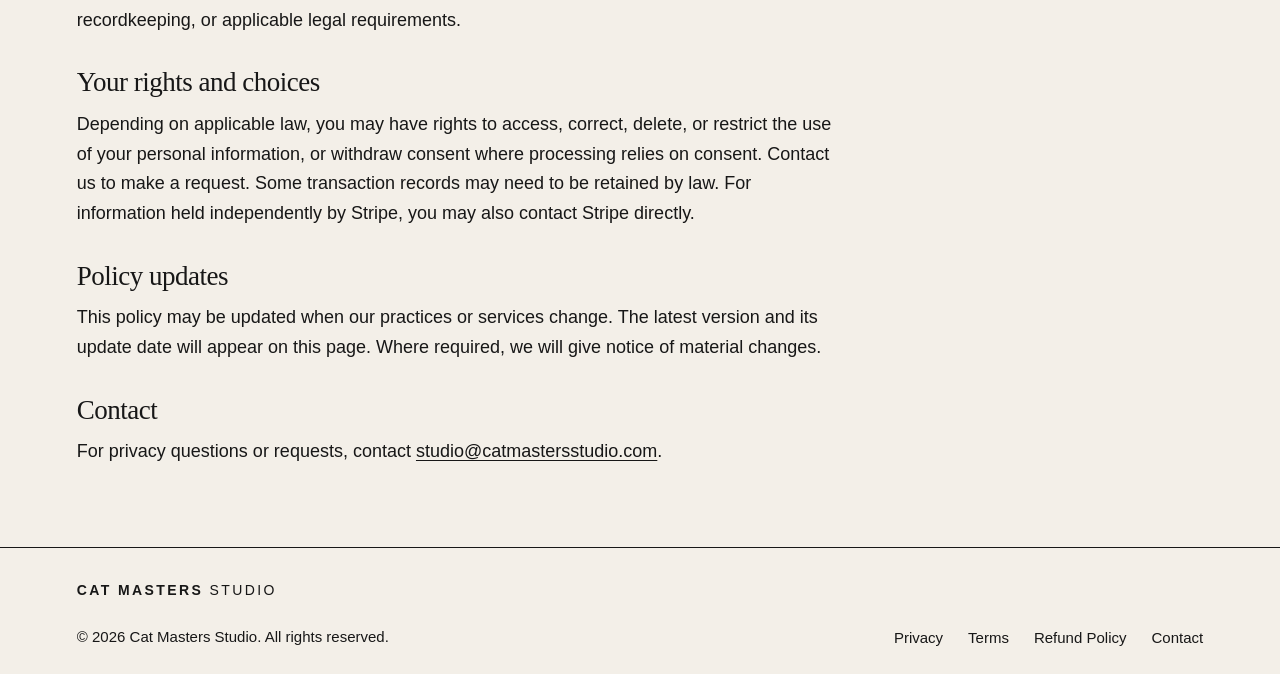
<file: privacy.html>
<!doctype html>
<html lang="en">
<head>
  <meta charset="UTF-8">
  <meta name="viewport" content="width=device-width, initial-scale=1.0">
  <title>Privacy Policy | Cat Masters Studio</title>
  <link rel="stylesheet" href="styles.css">
  <script src="script.js" defer></script>
</head>
<body class="business-page">
  <header class="site-header">
    <a class="brand" href="index.html" aria-label="Cat Masters Studio home">CAT MASTERS <span>STUDIO</span></a>
    <nav aria-label="Main navigation"><a href="shop.html">Studio Shop</a><a href="index.html#astrology">Astrology</a><a href="index.html#app">The App</a><a href="index.html#about">About</a></nav>
  </header>
  <main class="business-main section-wrap">
    <article class="policy-content" aria-labelledby="page-title">
      <p class="eyebrow">CAT MASTERS STUDIO</p>
      <h1 id="page-title">Privacy Policy</h1>
      <p class="policy-date">Last updated: October 1, 2026</p>
      <section class="policy-section" aria-labelledby="privacy-0"><h2 id="privacy-0">Information you provide</h2><p>When you contact Cat Masters Studio, you may voluntarily provide your name, email address, order details, and anything you include in your message. Please avoid sending sensitive information that is not needed to answer your question.</p></section>
      <section class="policy-section" aria-labelledby="privacy-1"><h2 id="privacy-1">Email addresses and forms</h2><p>The current waitlist form displays a confirmation only. It does not send or save your email address. If email collection is connected later, this policy will be updated to explain the service and how submitted addresses are used. Emails you send directly to us may be retained to respond to you.</p></section>
      <section class="policy-section" aria-labelledby="privacy-2"><h2 id="privacy-2">Purchases and payments</h2><p>Payments are processed by Stripe through its checkout service. Cat Masters Studio does not directly collect or store your full credit card details. We may receive purchase information through Stripe, such as your name, email address, purchased product, payment status, and transaction details, to fulfill orders and provide support. Stripe handles payment information under its own <a href="https://stripe.com/privacy" target="_blank" rel="noopener noreferrer">Privacy Policy</a>.</p></section>
      <section class="policy-section" aria-labelledby="privacy-3"><h2 id="privacy-3">How information is used</h2><p>Information may be used to deliver purchases, resolve download or payment issues, answer questions, maintain transaction records, prevent misuse, and meet applicable legal obligations. If you opt into updates when an email service is added, your address may be used for those updates, with a way to unsubscribe. Cat Masters Studio does not sell personal information.</p></section>
      <section class="policy-section" aria-labelledby="privacy-4"><h2 id="privacy-4">Cookies and analytics</h2><p>This website currently does not add analytics tools or tracking cookies. Third-party services such as Stripe may use cookies on their own sites. If analytics or cookies are added here later, this policy will explain their purpose and any choices or consent required by applicable law.</p></section>
      <section class="policy-section" aria-labelledby="privacy-5"><h2 id="privacy-5">Third-party services</h2><p>We use Stripe for payments. Hosting providers and email providers may process information needed to run the website or handle correspondence, such as technical request logs or messages. Information is shared only as needed for these purposes or where required by law. External sites and services have their own privacy practices.</p></section>
      <section class="policy-section" aria-labelledby="privacy-6"><h2 id="privacy-6">Security and retention</h2><p>We aim to use reasonable safeguards appropriate to the information we handle, but no internet service is completely secure. Information is kept only as needed for purchases, support, recordkeeping, or applicable legal requirements.</p></section>
      <section class="policy-section" aria-labelledby="privacy-7"><h2 id="privacy-7">Your rights and choices</h2><p>Depending on applicable law, you may have rights to access, correct, delete, or restrict the use of your personal information, or withdraw consent where processing relies on consent. Contact us to make a request. Some transaction records may need to be retained by law. For information held independently by Stripe, you may also contact Stripe directly.</p></section>
      <section class="policy-section" aria-labelledby="privacy-8"><h2 id="privacy-8">Policy updates</h2><p>This policy may be updated when our practices or services change. The latest version and its update date will appear on this page. Where required, we will give notice of material changes.</p></section>
      <section class="policy-section" aria-labelledby="privacy-9"><h2 id="privacy-9">Contact</h2><p>For privacy questions or requests, contact <!-- REPLACE WITH ACTIVE CONTACT EMAIL: confirm this inbox is active before publishing. -->
        <a href="mailto:studio@catmastersstudio.com">studio@catmastersstudio.com</a>.</p></section>
    </article>
  </main>
  <footer class="section-wrap"><a class="brand" href="index.html">CAT MASTERS <span>STUDIO</span></a><div class="footer-bottom"><p>© <span id="year"></span> Cat Masters Studio. All rights reserved.</p><nav aria-label="Footer navigation"><a href="privacy.html">Privacy</a><a href="terms.html">Terms</a><a href="refunds.html">Refund Policy</a><a href="contact.html">Contact</a></nav></div></footer>
</body>
</html>
</file>
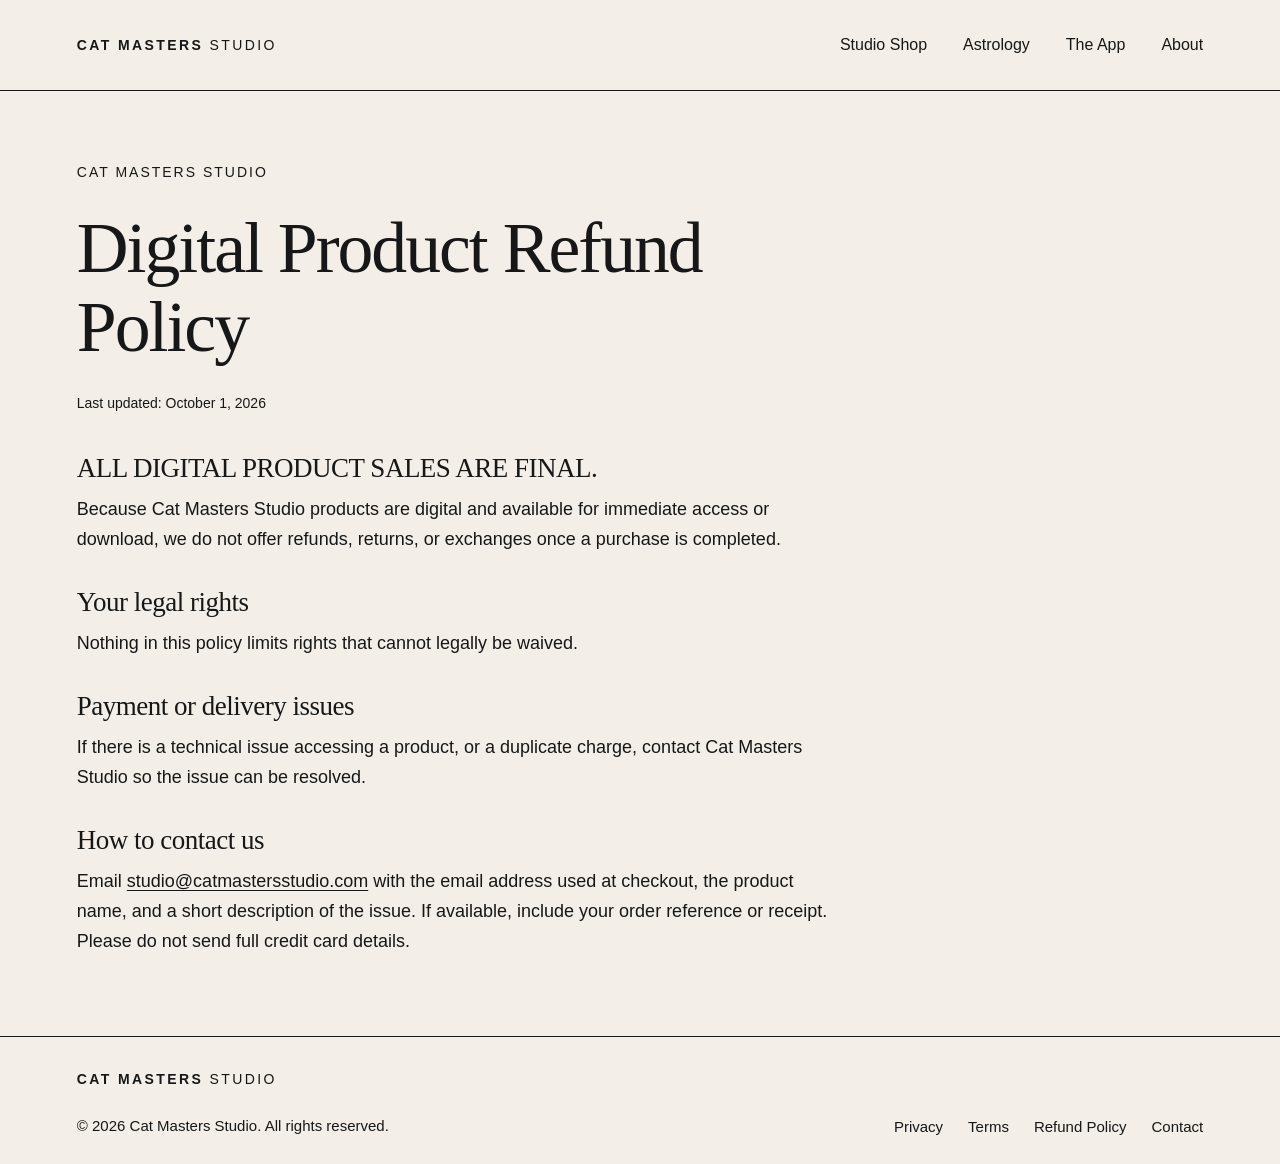
<file: refunds.html>
<!doctype html>
<html lang="en">
<head>
  <meta charset="UTF-8">
  <meta name="viewport" content="width=device-width, initial-scale=1.0">
  <title>Digital Product Refund Policy | Cat Masters Studio</title>
  <link rel="stylesheet" href="styles.css">
  <script src="script.js" defer></script>
</head>
<body class="business-page">
  <header class="site-header">
    <a class="brand" href="index.html" aria-label="Cat Masters Studio home">CAT MASTERS <span>STUDIO</span></a>
    <nav aria-label="Main navigation"><a href="shop.html">Studio Shop</a><a href="index.html#astrology">Astrology</a><a href="index.html#app">The App</a><a href="index.html#about">About</a></nav>
  </header>
  <main class="business-main section-wrap">
    <article class="policy-content" aria-labelledby="page-title">
      <p class="eyebrow">CAT MASTERS STUDIO</p>
      <h1 id="page-title">Digital Product Refund Policy</h1>
      <p class="policy-date">Last updated: October 1, 2026</p>
      <section class="policy-section" aria-labelledby="refunds-0"><h2 id="refunds-0">ALL DIGITAL PRODUCT SALES ARE FINAL.</h2><p>Because Cat Masters Studio products are digital and available for immediate access or download, we do not offer refunds, returns, or exchanges once a purchase is completed.</p></section>
      <section class="policy-section" aria-labelledby="refunds-1"><h2 id="refunds-1">Your legal rights</h2><p>Nothing in this policy limits rights that cannot legally be waived.</p></section>
      <section class="policy-section" aria-labelledby="refunds-2"><h2 id="refunds-2">Payment or delivery issues</h2><p>If there is a technical issue accessing a product, or a duplicate charge, contact Cat Masters Studio so the issue can be resolved.</p></section>
      <section class="policy-section" aria-labelledby="refunds-3"><h2 id="refunds-3">How to contact us</h2><p>Email <!-- REPLACE WITH ACTIVE CONTACT EMAIL: confirm this inbox is active before publishing. -->
        <a href="mailto:studio@catmastersstudio.com">studio@catmastersstudio.com</a> with the email address used at checkout, the product name, and a short description of the issue. If available, include your order reference or receipt. Please do not send full credit card details.</p></section>
    </article>
  </main>
  <footer class="section-wrap"><a class="brand" href="index.html">CAT MASTERS <span>STUDIO</span></a><div class="footer-bottom"><p>© <span id="year"></span> Cat Masters Studio. All rights reserved.</p><nav aria-label="Footer navigation"><a href="privacy.html">Privacy</a><a href="terms.html">Terms</a><a href="refunds.html">Refund Policy</a><a href="contact.html">Contact</a></nav></div></footer>
</body>
</html>
</file>
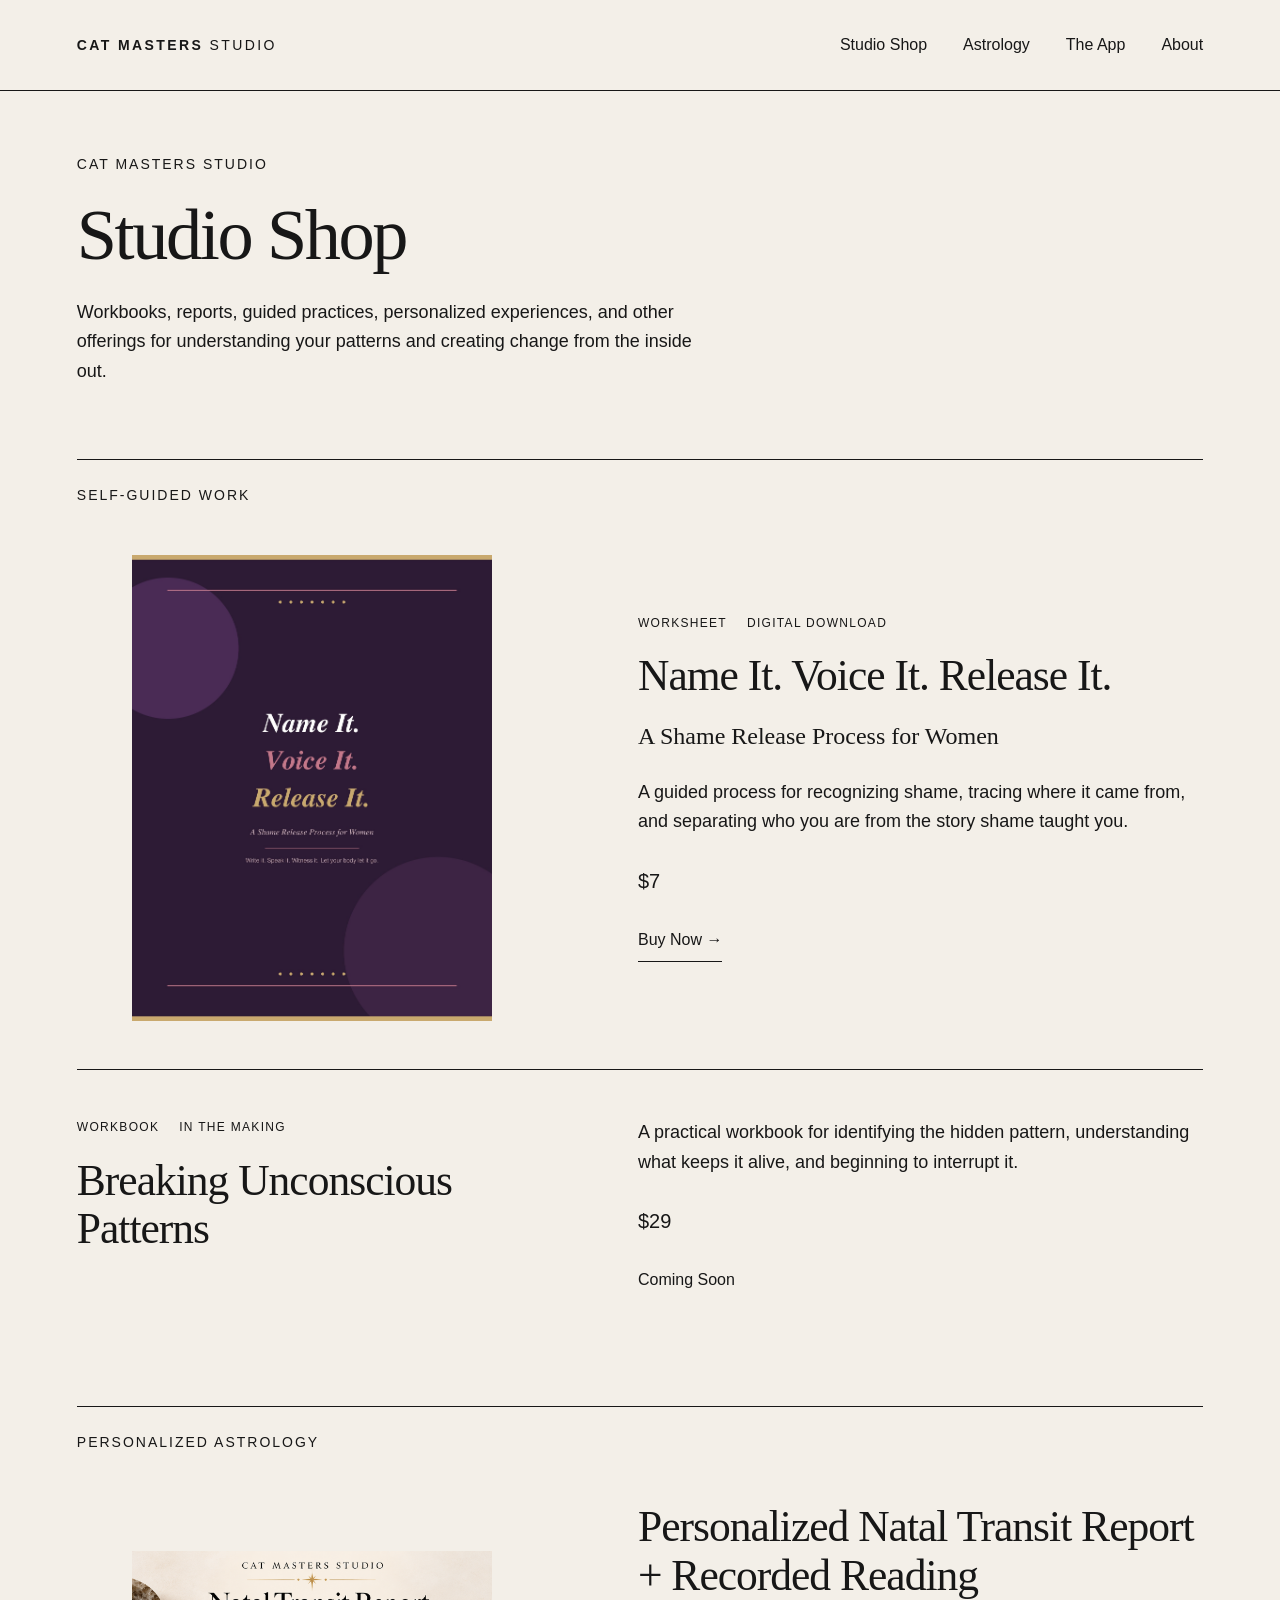
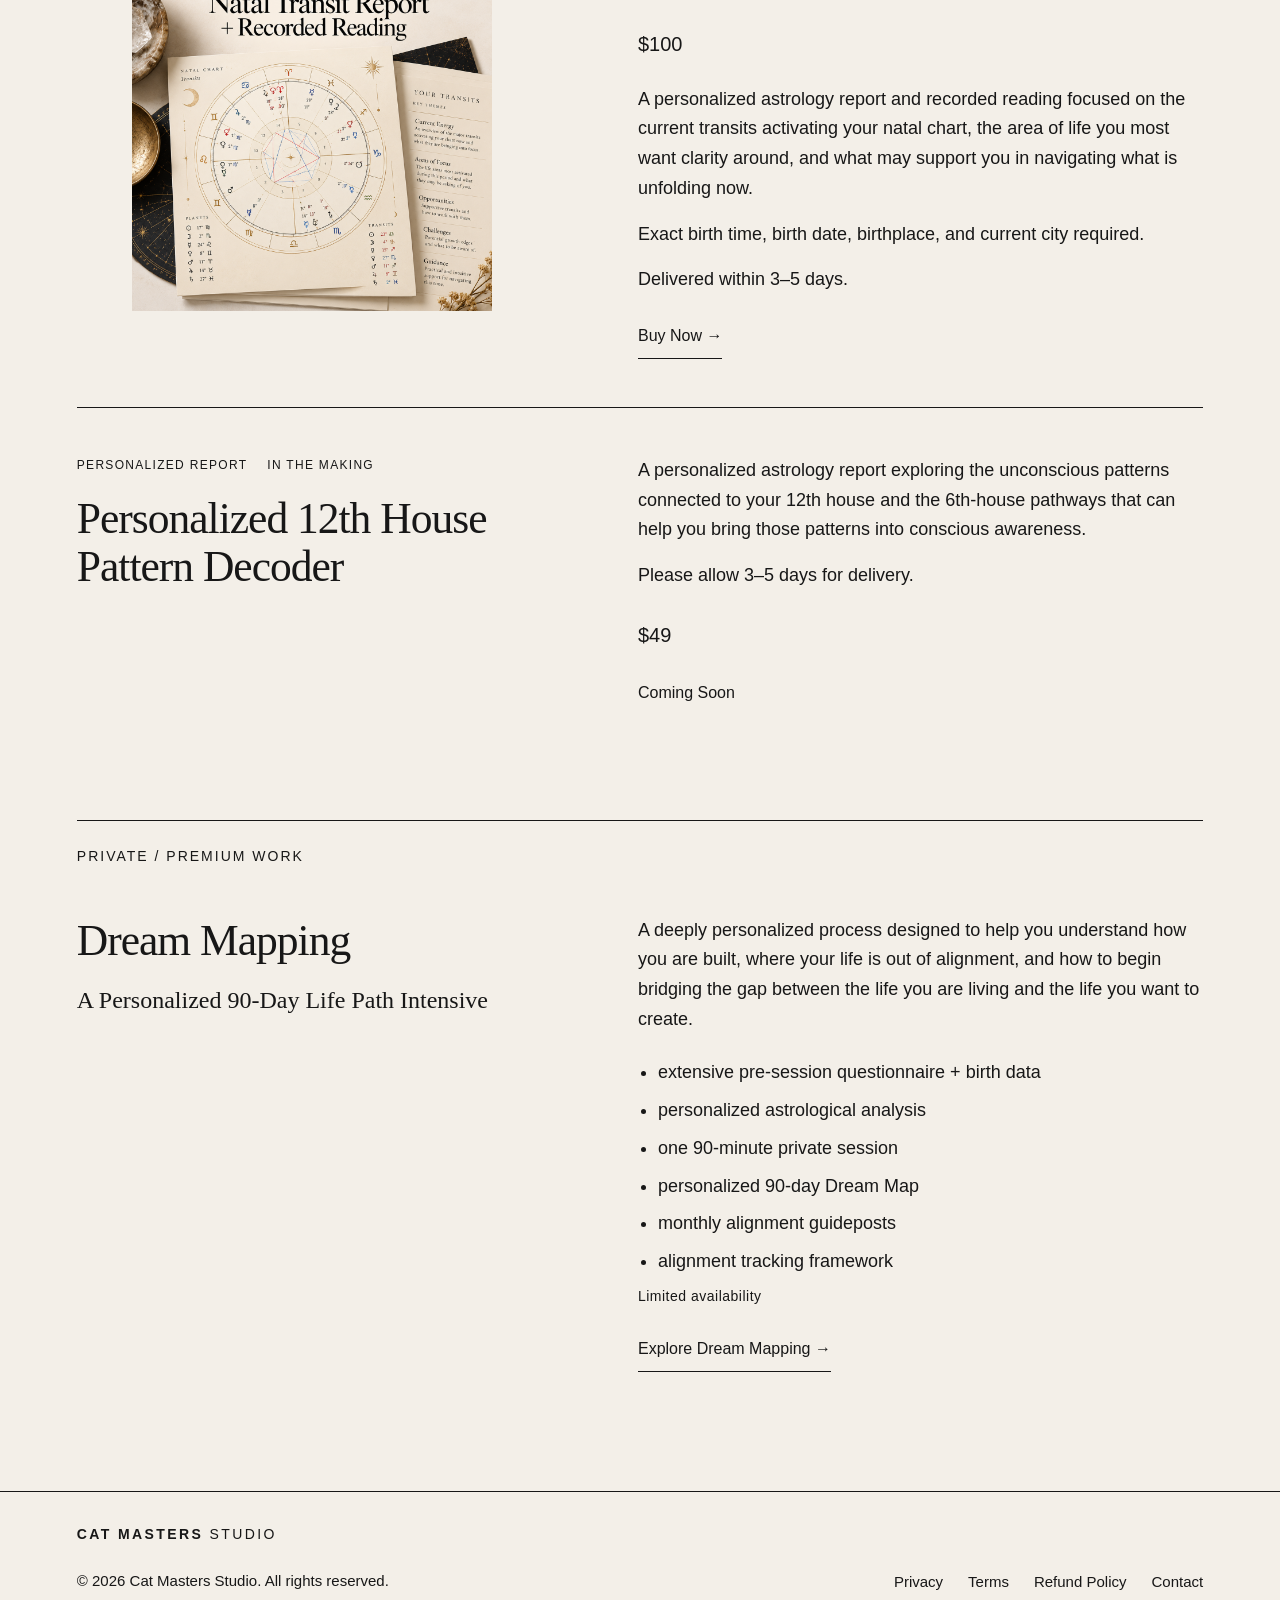
<file: shop.html>
<!doctype html>
<html lang="en">
  <head>
    <link rel="icon" href="assets/favicon.svg" type="image/svg+xml" />
    <meta charset="UTF-8" />
    <meta name="viewport" content="width=device-width, initial-scale=1.0" />
    <meta name="description" content="Workbooks, reports, guided practices, personalized experiences, and other offerings for understanding your patterns and creating change from the inside out." />
    <title>Studio Shop | Cat Masters Studio</title>
    <link rel="stylesheet" href="styles.css" />
    <script src="script.js" defer></script>
  </head>
  <body>
    <header class="site-header">
      <a class="brand" href="index.html#home" aria-label="Cat Masters Studio home"
        >CAT MASTERS <span>STUDIO</span></a
      >
      <nav aria-label="Main navigation">
        <a href="shop.html" aria-current="page">Studio Shop</a><a href="index.html#astrology">Astrology</a
        ><a href="index.html#app">The App</a><a href="index.html#about">About</a>
      </nav>
    </header>
    <main class="shop-page section-wrap">
      <section aria-labelledby="shop-title">
        <div class="shop-page-intro">
          <p class="eyebrow">CAT MASTERS STUDIO</p>
          <h1 id="shop-title">Studio Shop</h1>
          <p class="shop-intro">Workbooks, reports, guided practices, personalized experiences, and other offerings for understanding your patterns and creating change from the inside out.</p>
        </div>
        <section class="shop-category" aria-labelledby="self-guided-title" id="products">
          <h2 class="eyebrow" id="self-guided-title">SELF-GUIDED WORK</h2>
          <article class="shop-offer shop-offer--with-cover" aria-labelledby="shame-worksheet-title">
            <div class="shop-offer__cover">
              <img src="assets/name-it-cover.jpg" alt="Name It. Voice It. Release It. — A Shame Release Process for Women cover" />
            </div>
            <div class="shop-offer__body">
              <p class="shop-offer__meta"><span>WORKSHEET</span><span>DIGITAL DOWNLOAD</span></p>
              <h3 id="shame-worksheet-title">Name It. Voice It. Release It.</h3>
              <p class="shop-offer__subtitle">A Shame Release Process for Women</p>
              <div class="shop-offer__description">
              <p>
                A guided process for recognizing shame, tracing where it came
                from, and separating who you are from the story shame taught you.
              </p>
            </div>
              <p class="shop-offer__price">$7</p>
              <a class="shop-offer__action" href="https://buy.stripe.com/dRm14n2zn4j06Fxame4Rq00" target="_blank" rel="noopener noreferrer">Buy Now →</a>
            </div>
          </article>
          <article class="shop-offer" aria-labelledby="unconscious-patterns-title">
            <div class="shop-offer__heading">
              <p class="shop-offer__meta"><span>WORKBOOK</span><span>IN THE MAKING</span></p>
              <h3 id="unconscious-patterns-title">Breaking Unconscious Patterns</h3>
            </div>
            <div class="shop-offer__body">
              <div class="shop-offer__description">
              <p>
                A practical workbook for identifying the hidden pattern,
                understanding what keeps it alive, and beginning to interrupt it.
              </p>
            </div>
              <p class="shop-offer__price">$29</p>
              <button class="shop-offer__action" disabled>Coming Soon</button>
            </div>
          </article>
        </section>
        <section class="shop-category" aria-labelledby="astrology-offers-title">
          <h2 class="eyebrow" id="astrology-offers-title">PERSONALIZED ASTROLOGY</h2>
          <article class="shop-offer shop-offer--with-cover" aria-labelledby="natal-transit-title">
            <div class="shop-offer__cover">
              <img src="assets/Natal%20Transit%20Report%20Flat%20Lay.png" alt="Personalized Natal Transit Report + Recorded Reading" />
            </div>
            <div class="shop-offer__body">
              <h3 id="natal-transit-title">Personalized Natal Transit Report + Recorded Reading</h3>
              <p class="shop-offer__price">$100</p>
              <div class="shop-offer__description">
                <p>A personalized astrology report and recorded reading focused on the current transits activating your natal chart, the area of life you most want clarity around, and what may support you in navigating what is unfolding now.</p>
                <p>Exact birth time, birth date, birthplace, and current city required.</p>
                <p>Delivered within 3–5 days.</p>
              </div>
              <a class="shop-offer__action" href="https://buy.stripe.com/dRm28rc9X3eW4xp51U4Rq01">Buy Now →</a>
            </div>
          </article>
          <article class="shop-offer" aria-labelledby="pattern-decoder-title">
            <div class="shop-offer__heading">
              <p class="shop-offer__meta"><span>PERSONALIZED REPORT</span><span>IN THE MAKING</span></p>
              <h3 id="pattern-decoder-title">Personalized 12th House Pattern Decoder</h3>
            </div>
            <div class="shop-offer__body">
              <div class="shop-offer__description">
              <p>
                A personalized astrology report exploring the unconscious patterns
                connected to your 12th house and the 6th-house pathways that can
                help you bring those patterns into conscious awareness.
              </p>
              <p>Please allow 3–5 days for delivery.</p>
            </div>
              <p class="shop-offer__price">$49</p>
              <button class="shop-offer__action" disabled>Coming Soon</button>
            </div>
          </article>
        </section>
        <section class="shop-category" aria-labelledby="premium-title">
          <h2 class="eyebrow" id="premium-title">PRIVATE / PREMIUM WORK</h2>
          <article class="shop-offer" id="dream-mapping" aria-labelledby="dream-mapping-title">
            <div class="shop-offer__heading">
              <h3 id="dream-mapping-title">Dream Mapping</h3>
              <p class="shop-offer__subtitle">A Personalized 90-Day Life Path Intensive</p>
            </div>
            <div class="shop-offer__body">
              <div class="shop-offer__description">
                <p>A deeply personalized process designed to help you understand how you are built, where your life is out of alignment, and how to begin bridging the gap between the life you are living and the life you want to create.</p>
                <ul class="shop-offer__details">
                  <li>extensive pre-session questionnaire + birth data</li>
                  <li>personalized astrological analysis</li>
                  <li>one 90-minute private session</li>
                  <li>personalized 90-day Dream Map</li>
                  <li>monthly alignment guideposts</li>
                  <li>alignment tracking framework</li>
                </ul>
              </div>
              <p class="shop-offer__availability">Limited availability</p>
              <a class="shop-offer__action" href="#dream-mapping">Explore Dream Mapping →</a>
            </div>
          </article>
        </section>
      </section>
    </main>
    <footer class="section-wrap">
      <a class="brand" href="index.html">CAT MASTERS <span>STUDIO</span></a>
      <div class="footer-bottom">
        <p>
          © <span id="year"></span> Cat Masters Studio. All rights reserved.
        </p>
        <nav aria-label="Footer navigation">
          <a href="privacy.html">Privacy</a><a href="terms.html">Terms</a
          ><a href="refunds.html">Refund Policy</a
          ><a href="contact.html">Contact</a>
        </nav>
      </div>
    </footer>
  </body>
</html>
</file>
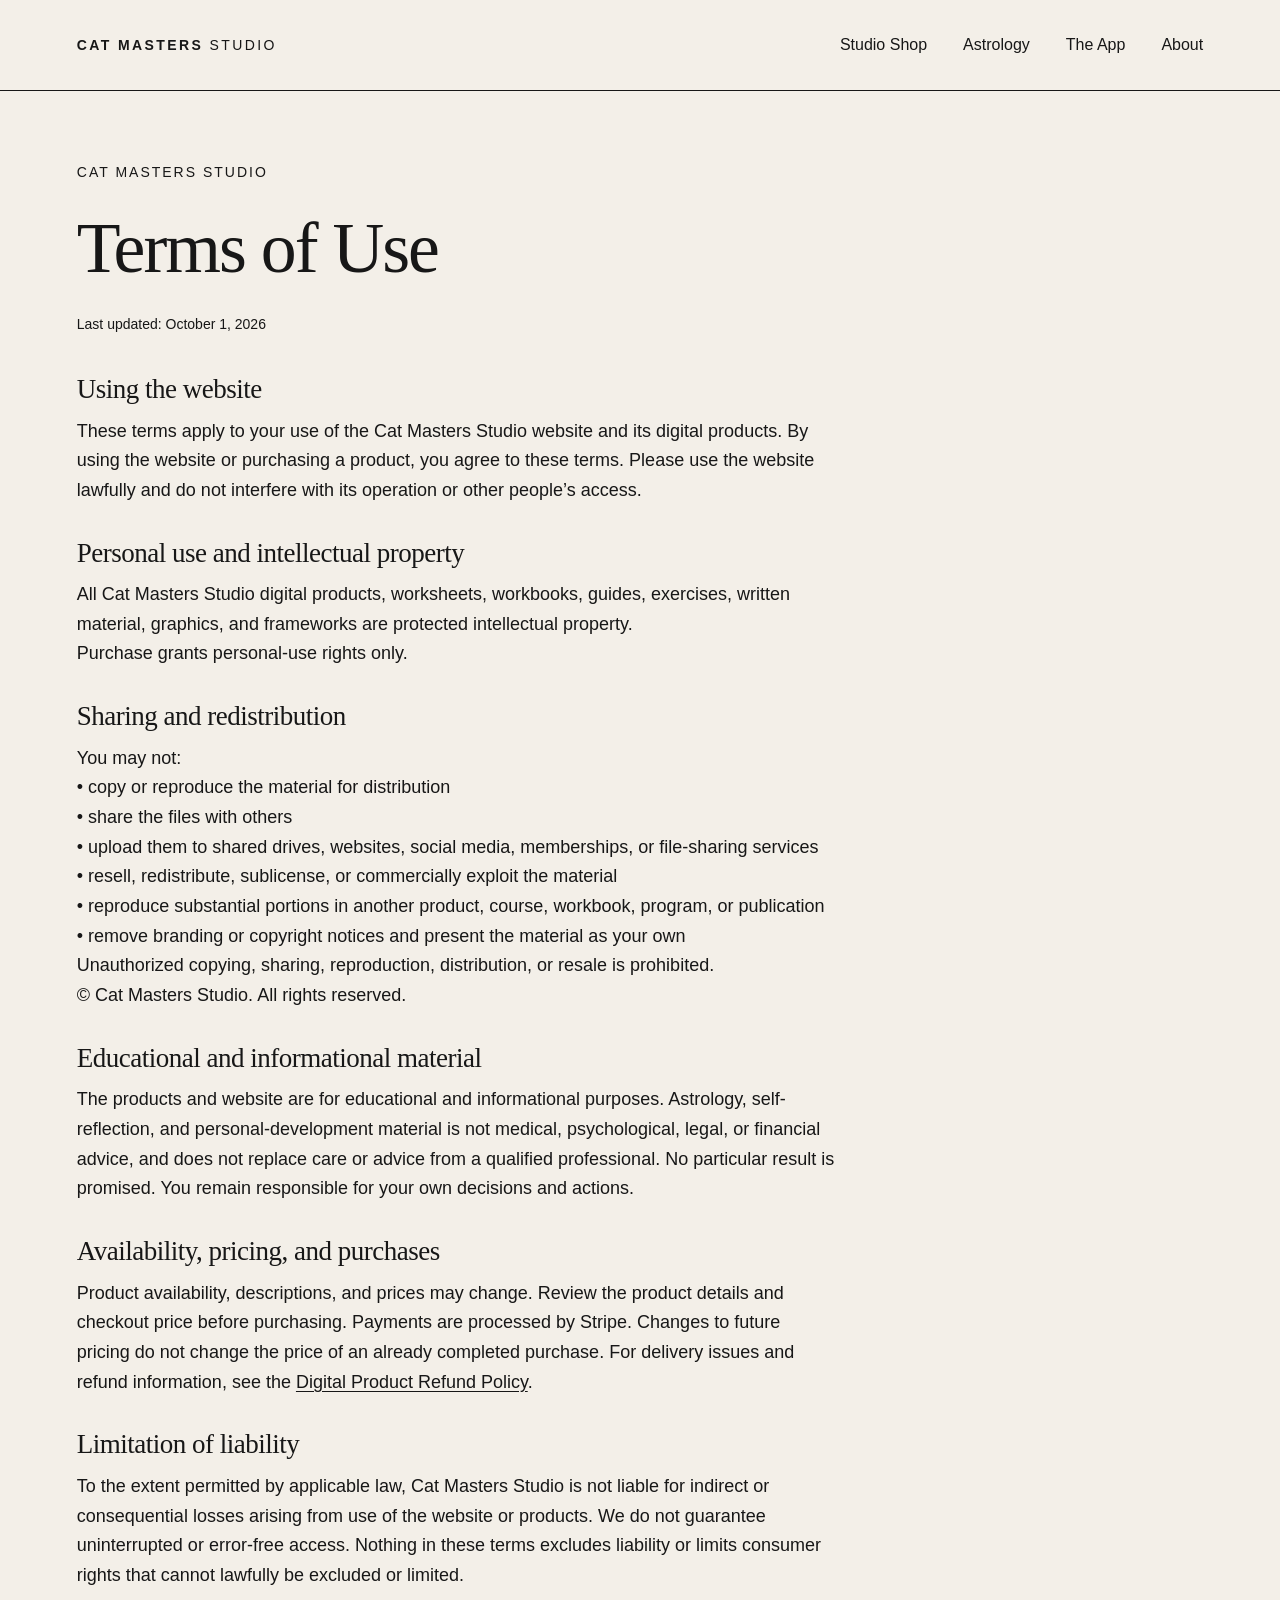
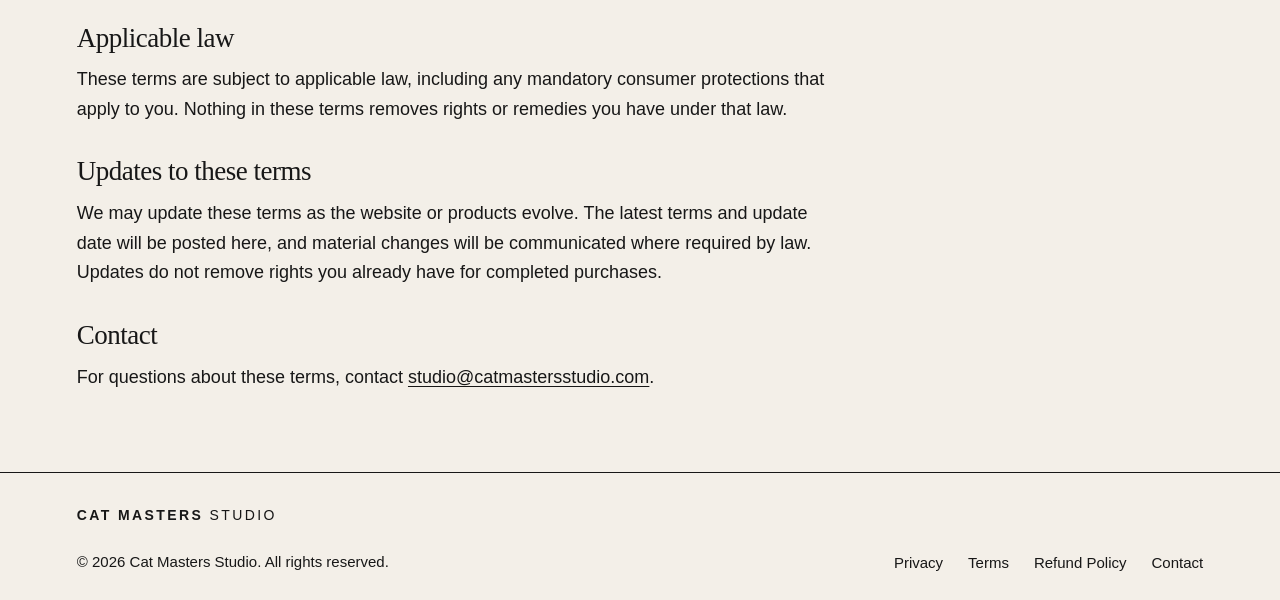
<file: terms.html>
<!doctype html>
<html lang="en">
<head>
  <meta charset="UTF-8">
  <meta name="viewport" content="width=device-width, initial-scale=1.0">
  <title>Terms of Use | Cat Masters Studio</title>
  <link rel="stylesheet" href="styles.css">
  <script src="script.js" defer></script>
</head>
<body class="business-page">
  <header class="site-header">
    <a class="brand" href="index.html" aria-label="Cat Masters Studio home">CAT MASTERS <span>STUDIO</span></a>
    <nav aria-label="Main navigation"><a href="shop.html">Studio Shop</a><a href="index.html#astrology">Astrology</a><a href="index.html#app">The App</a><a href="index.html#about">About</a></nav>
  </header>
  <main class="business-main section-wrap">
    <article class="policy-content" aria-labelledby="page-title">
      <p class="eyebrow">CAT MASTERS STUDIO</p>
      <h1 id="page-title">Terms of Use</h1>
      <p class="policy-date">Last updated: October 1, 2026</p>
      <section class="policy-section" aria-labelledby="terms-0"><h2 id="terms-0">Using the website</h2><p>These terms apply to your use of the Cat Masters Studio website and its digital products. By using the website or purchasing a product, you agree to these terms. Please use the website lawfully and do not interfere with its operation or other people’s access.</p></section>
      <section class="policy-section" aria-labelledby="terms-1"><h2 id="terms-1">Personal use and intellectual property</h2><p>All Cat Masters Studio digital products, worksheets, workbooks, guides, exercises, written material, graphics, and frameworks are protected intellectual property.</p><p>Purchase grants personal-use rights only.</p></section>
      <section class="policy-section" aria-labelledby="terms-2"><h2 id="terms-2">Sharing and redistribution</h2><p>You may not:</p><p>• copy or reproduce the material for distribution<br>• share the files with others<br>• upload them to shared drives, websites, social media, memberships, or file-sharing services<br>• resell, redistribute, sublicense, or commercially exploit the material<br>• reproduce substantial portions in another product, course, workbook, program, or publication<br>• remove branding or copyright notices and present the material as your own</p><p>Unauthorized copying, sharing, reproduction, distribution, or resale is prohibited.</p><p>© Cat Masters Studio. All rights reserved.</p></section>
      <section class="policy-section" aria-labelledby="terms-3"><h2 id="terms-3">Educational and informational material</h2><p>The products and website are for educational and informational purposes. Astrology, self-reflection, and personal-development material is not medical, psychological, legal, or financial advice, and does not replace care or advice from a qualified professional. No particular result is promised. You remain responsible for your own decisions and actions.</p></section>
      <section class="policy-section" aria-labelledby="terms-4"><h2 id="terms-4">Availability, pricing, and purchases</h2><p>Product availability, descriptions, and prices may change. Review the product details and checkout price before purchasing. Payments are processed by Stripe. Changes to future pricing do not change the price of an already completed purchase. For delivery issues and refund information, see the <a href="refunds.html">Digital Product Refund Policy</a>.</p></section>
      <section class="policy-section" aria-labelledby="terms-5"><h2 id="terms-5">Limitation of liability</h2><p>To the extent permitted by applicable law, Cat Masters Studio is not liable for indirect or consequential losses arising from use of the website or products. We do not guarantee uninterrupted or error-free access. Nothing in these terms excludes liability or limits consumer rights that cannot lawfully be excluded or limited.</p></section>
      <section class="policy-section" aria-labelledby="terms-6"><h2 id="terms-6">Applicable law</h2><p>These terms are subject to applicable law, including any mandatory consumer protections that apply to you. Nothing in these terms removes rights or remedies you have under that law.</p></section>
      <section class="policy-section" aria-labelledby="terms-7"><h2 id="terms-7">Updates to these terms</h2><p>We may update these terms as the website or products evolve. The latest terms and update date will be posted here, and material changes will be communicated where required by law. Updates do not remove rights you already have for completed purchases.</p></section>
      <section class="policy-section" aria-labelledby="terms-8"><h2 id="terms-8">Contact</h2><p>For questions about these terms, contact <!-- REPLACE WITH ACTIVE CONTACT EMAIL: confirm this inbox is active before publishing. -->
        <a href="mailto:studio@catmastersstudio.com">studio@catmastersstudio.com</a>.</p></section>
    </article>
  </main>
  <footer class="section-wrap"><a class="brand" href="index.html">CAT MASTERS <span>STUDIO</span></a><div class="footer-bottom"><p>© <span id="year"></span> Cat Masters Studio. All rights reserved.</p><nav aria-label="Footer navigation"><a href="privacy.html">Privacy</a><a href="terms.html">Terms</a><a href="refunds.html">Refund Policy</a><a href="contact.html">Contact</a></nav></div></footer>
</body>
</html>
</file>
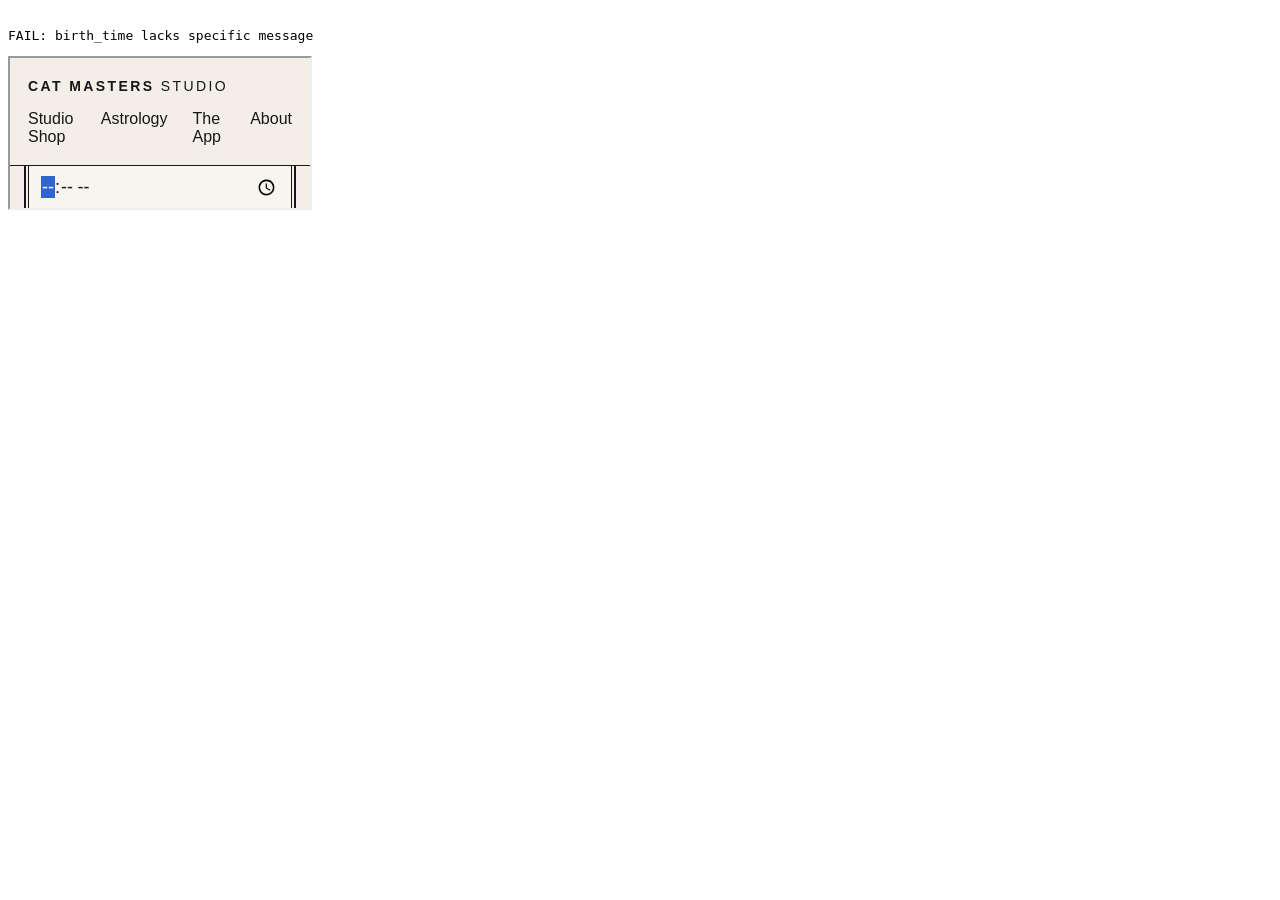
<file: tests/natal-transit-intake.html>
<!doctype html>
<meta charset="utf-8">
<title>Intake browser checks</title>
<pre id="results">Running…</pre>
<iframe src="../natal-transit-intake.html" title="Intake under test"></iframe>
<script>
const results = document.getElementById('results');
document.querySelector('iframe').addEventListener('load', async function () {
  const w = this.contentWindow, d = w.document;
  const form = d.getElementById('natal-transit-intake');
  const success = d.getElementById('intake-success');
  const fields = [...form.querySelectorAll('input:not([type="hidden"]), textarea')];
  let requests = [];
  // Observe the real submit handler, then prevent navigation only in this test.
  form.addEventListener('submit', (event) => {
    if (!event.defaultPrevented) requests.push({ url: form.action, data: new w.FormData(form) });
    event.preventDefault();
  });
  const assert = (condition, message) => { if (!condition) throw Error(message); };
  const reset = () => {
    form.reset(); form.hidden = false; success.hidden = true; requests = [];
    for (const field of fields) {
      if (field.type === 'checkbox') field.checked = true;
      else if (field.required) field.value = field.type === 'date' ? '1990-01-01'
        : field.type === 'email' ? 'client@gmail.com'
        : field.id === 'birth_time' ? '12:33 am' : 'Example';
      field.dispatchEvent(new w.Event('input'));
    }
  };
  const submit = async () => {
    form.requestSubmit();
    await new Promise(resolve => setTimeout(resolve, 0));
  };
  const errorFor = field => d.getElementById(`${field.id}-error`);
  const expectedMessages = {
    full_name: 'Please enter your full name.',
    delivery_email: 'Please enter a valid email address.',
    birth_date: 'Please enter your birth date.',
    birth_time: 'Please enter your exact birth time including AM or PM.',
    birth_city: 'Please enter your birth city.',
    birth_region: 'Please enter your state, province, or region.',
    birth_country: 'Please enter your birth country.',
    current_city: 'Please enter your current city.',
    reading_focus: 'Please tell me what you would like clarity around.',
    support_needed: 'Please tell me what you would like support with.',
    desired_outcome: 'Please tell me what outcome or change you are hoping for.',
    birth_data_confirmation: 'Please confirm that your birth information is accurate.',
  };
  let scrolledField;
  const originalScroll = w.HTMLElement.prototype.scrollIntoView;
  w.HTMLElement.prototype.scrollIntoView = function (options) {
    scrolledField = this;
    originalScroll.call(this, options);
  };
  const log = [];
  try {
    assert(form.elements.birth_time.value === '' && !form.elements.birth_time.hasAttribute('placeholder'), 'Birth time must load blank without a placeholder');
    assert(form.querySelectorAll('[name="delivery_email"]').length === 1 && !form.querySelector('[name="email"]'), 'Email field must match the original flow without duplicates');
    for (const field of fields.filter(field => field.required)) {
      reset();
      if (field.type === 'checkbox') field.checked = false;
      else field.value = '';
      await submit();
      assert(requests.length === 0, `${field.id} allowed a request`);
      assert(!errorFor(field).hidden && errorFor(field).textContent, `${field.id} lacks inline error`);
      assert(d.activeElement === field && scrolledField === field, `${field.id} was not focused and scrolled`);
      assert(errorFor(field).textContent === expectedMessages[field.id], `${field.id} lacks specific message`);
      assert(field.getAttribute('aria-invalid') === 'true', `${field.id} lacks aria-invalid`);
      assert(field.getAttribute('aria-describedby').split(' ').includes(errorFor(field).id), `${field.id} lacks error association`);
      assert(w.getComputedStyle(field).outlineStyle === 'solid', `${field.id} lacks invalid styling`);
      reset();
      assert(errorFor(field).hidden && errorFor(field).textContent === '', `${field.id} correction left an error`);
      assert(!field.hasAttribute('aria-invalid'), `${field.id} correction left invalid styling`);
    }
    log.push('PASS: field-specific errors, accessibility, invalid styling, correction, focus and scroll');
    reset();
    for (const field of fields.filter(field => field.required)) {
      if (field.type === 'checkbox') field.checked = false;
      else field.value = '';
    }
    await submit();
    assert(requests.length === 0, 'Blank form sent a request');
    assert(fields.filter(field => field.required).every(field => !errorFor(field).hidden), 'Not all errors shown together');
    assert(d.activeElement === form.elements.full_name && scrolledField === form.elements.full_name, 'Wrong first invalid field');
    log.push('PASS: all missing-field errors shown together; first field focused and scrolled');
    for (const value of ['invalid-email', 'client@gmmail.com', 'client@gmial.com', 'client@gamil.com', 'client@gmail.co', 'client@GMIAL.COM']) {
      reset(); const email = form.elements.delivery_email; email.value = value;
      await submit();
      assert(requests.length === 0 && !errorFor(email).hidden, `Email accepted: ${value}`);
      email.value = 'client@gmail.com'; email.dispatchEvent(new w.Event('input'));
      assert(!email.validity.customError && errorFor(email).hidden, 'Email correction did not clear error');
    }
    log.push('PASS: malformed email, all listed domain typos, and error clearing');
    for (const value of ['00:33', '13:33 PM', '12:60 AM', '12:33']) {
      reset(); form.elements.birth_time.value = value; await submit();
      assert(requests.length === 0 && !errorFor(form.elements.birth_time).hidden, `Time accepted: ${value}`);
    }
    log.push('PASS: invalid and ambiguous birth times blocked');
    reset(); form.elements.full_name.value = '   '; await submit();
    assert(requests.length === 0, 'Whitespace-only name accepted');
    reset(); await submit();
    assert(requests.length === 1 && requests[0].url === 'https://formspree.io/f/xjygzjaz', 'Wrong endpoint or request count');
    assert(requests[0].data.get('delivery_email') === 'client@gmail.com' && !requests[0].data.has('email'), 'Original email field name not restored');
    assert(form.method === 'post' && form.enctype === 'application/x-www-form-urlencoded', 'Original native POST configuration changed');
    assert(requests[0].data.get('birth_time') === '12:33 AM', 'Time missing explicit AM/PM');
    assert(requests[0].data.get('specific_question') === '' && requests[0].data.get('additional_context') === '', 'Optional fields not blank');
    assert(success.hidden && !form.hidden, 'Local success shown before Formspree navigation');
    log.push('PASS: validated native POST, original field name and endpoint, optional fields, AM/PM payload');
    log.push('PASS: local success stays hidden; Formspree handles the submission response');
    reset();
    const birthTime = form.elements.birth_time;
    assert(birthTime.defaultValue === '' && birthTime.autocomplete === 'off', 'Birth time has a default or enables autocomplete');
    birthTime.value = '';
    assert(birthTime.value === '' && !birthTime.hasAttribute('placeholder'), 'Birth time must be blank without a placeholder');
    log.push('PASS: birth time has no default value or placeholder');
    results.textContent = log.join('\n') + '\nALL CHECKS PASSED';
  } catch (error) { results.textContent = log.join('\n') + '\nFAIL: ' + error.message; }
});
</script>
</file>
<file: styles.css>
/* Foundation */
:root{--cream:#F3EFE8;--ink:#171717;--muted:#171717;--line:#171717;--serif: 'Baskerville','Iowan Old Style','Palatino Linotype',Palatino,serif;--sans: 'Helvetica Neue',Helvetica,Arial,sans-serif}
*{box-sizing:border-box}html{scroll-behavior:smooth;scroll-padding-top:100px}body{margin:0;background:var(--cream);color:var(--ink);font-family:var(--sans);font-size:18px;-webkit-font-smoothing:antialiased}a{color:inherit;text-decoration:none}button,input{font:inherit}button,a,input{-webkit-tap-highlight-color:transparent}button{cursor:pointer}a:focus-visible,button:focus-visible,input:focus-visible{outline:2px solid #171717;outline-offset:5px}h1,h2,h3,p{margin:0}h1,h2,h3{font-family:var(--serif);font-weight:400}em{font-weight:400}p{line-height:1.65}.section-wrap{max-width:1440px;margin:auto;padding-left:6%;padding-right:6%}.eyebrow{font-size:14px;letter-spacing:2px;font-weight:500}.sr-only{position:absolute;width:1px;height:1px;padding:0;overflow:hidden;clip:rect(0,0,0,0);white-space:nowrap}section{scroll-margin-top:20px}
/* Navigation */
.site-header{height:91px;padding:0 6%;display:flex;justify-content:space-between;align-items:center;border-bottom:1px solid var(--line);position:sticky;top:0;background:var(--cream);z-index:10}.brand{font-size:14px;font-weight:600;letter-spacing:2.4px}.brand span{font-weight:400}.site-header nav{display:flex;gap:36px;font-size:16px}.site-header nav a{padding:10px 0;transition:opacity .2s}.site-header nav a:hover{opacity:.55}
/* Hero */
.hero{position:relative;padding-top:89px;padding-bottom:25px;display:grid;grid-template-columns:1.55fr 1fr;align-items:center}.small-star{font-size:22px;vertical-align:middle;margin-right:12px}.hero h1{font-size:clamp(48px,5.65vw,86px);line-height:1.08;letter-spacing:-3.8px;margin:29px 0 25px;position:relative;z-index:1}.hero-description{max-width:440px;color:var(--muted);font-size:18px}.button{margin-top:30px;display:inline-flex;align-items:center;gap:48px;padding:18px 24px;background:var(--ink);color:var(--cream);font-size:16px;transition:background .2s,transform .2s}.button:hover{background:#171717;transform:translateY(-2px)}.hero-art{margin-left:10px;text-align:center}.hero-art svg{width:100%;max-width:420px;stroke:#171717;stroke-width:.7}.hero-art .art-dot{fill:var(--ink);stroke:none}.art-caption{font-size:14px;letter-spacing:2px;display:block;margin-top:8px}.hero-foot{grid-column:1/-1;margin-top:70px;display:flex;justify-content:space-between;align-items:center;font-size:14px;letter-spacing:1.7px;color:var(--muted);padding-top:21px;border-top:1px solid var(--line)}.hero-foot a span{margin-left:22px;font-size:17px}
/* Digital tools and replaceable covers */
.section-heading{display:flex;justify-content:space-between;align-items:flex-end;margin-bottom:37px}h2{font-size:clamp(38px,4vw,58px);letter-spacing:-1.6px;line-height:1.13}.section-heading h2{margin-top:20px}.section-note{font-size:18px;color:var(--muted);padding-bottom:4px}
/* Studio Shop: shared card structure and responsive layout */
.tools{padding-top:61.6px;padding-bottom:71.2px}
.shop-grid{display:grid;grid-template-columns:repeat(auto-fit,minmax(min(100%,200px),1fr));gap:24px;align-items:stretch}
.shop-card{display:flex;flex-direction:column;min-width:0;border:1px solid var(--ink);padding:24px;gap:12px}
.shop-card__visual{display:grid;min-width:0;flex-shrink:0;overflow:hidden;background:var(--cream)}
.shop-card__visual>img,.shop-card__design{grid-area:1/1}
.shop-card__visual>img{width:100%;height:100%;min-height:0;object-fit:cover;z-index:2}
.shop-card__visual>img[hidden]{display:none}
.shop-card__design{display:grid;grid-template-rows:auto auto minmax(0,1fr) auto;gap:12px;min-width:0;height:232.5px;min-height:min-content;transition:transform .4s}
.shop-card__visual:hover .shop-card__design{transform:scale(1.025)}
.shop-card__top{display:flex;justify-content:space-between;align-items:flex-start;gap:12px;font-size:14px;letter-spacing:1.3px;overflow-wrap:anywhere}
.shop-card__top span{flex-shrink:0}
.shop-card__title{font-family:var(--serif);font-size:32px;line-height:1.07;letter-spacing:-.6px;min-width:0;overflow-wrap:break-word}
.shop-card__art{display:grid;place-items:center;min-height:0}
.shop-card__art>div{position:relative;transform:scale(.35)}
.shop-card__tagline{grid-row:4;font-size:14px;line-height:1.6;letter-spacing:1.2px;font-style:italic}
.shop-card__meta{display:flex;justify-content:space-between;gap:12px;flex-wrap:wrap;font-size:14px;letter-spacing:1.3px;color:var(--muted)}
.shop-card__price{font-size:18px}
.shop-card__description{display:grid;gap:12px;min-width:0;color:var(--muted);font-size:18px;overflow-wrap:break-word}
.shop-card__action{margin-top:auto;min-height:48px;border:1px solid var(--ink);background:transparent;display:flex;justify-content:space-between;align-items:center;gap:12px;padding:12px 16px;font-size:16px;transition:background .2s,color .2s}
.shop-card__action:hover{background:var(--ink);color:var(--cream)}
.shop-card__action:disabled{color:#171717;border-color:var(--line);cursor:not-allowed;background:transparent}
.shop-card__action span{font-size:16px}
@media(min-width:769px) and (max-width:1000px){
  .shop-card__design{height:202.5px}
  .shop-card__title{font-size:27px}
}
@media(max-width:768px){
  .tools{padding-top:41.6px;padding-bottom:44px}
  .tools .section-heading{display:block;margin-bottom:28px}
  .tools .section-note{margin-top:18px}
  .shop-grid{grid-template-columns:minmax(0,1fr)}
  .shop-card{padding:20px;gap:16px}
  .shop-card__design{height:285px}
  .shop-card__title{font-size:39px}
  .shop-card__description{gap:16px}
  .shop-card__action{min-height:50px}
}
/* Homepage dividers align with the Free Guide rules inside section-wrap padding. */
.astrology-inner,.app,.about{border-top:1px solid var(--ink)}
/* Astrology */
.astrology{background:var(--cream);color:var(--ink)}.astrology-inner{padding-top:78px;padding-bottom:82px;display:grid;grid-template-columns:1fr 1.65fr;gap:60px}.astrology .eyebrow{color:#171717}.orbit-mark{font-size:155px;font-weight:100;color:#171717;line-height:1;margin-top:42px}.dark-note{font-size:14px;letter-spacing:1.6px;display:block;margin-top:25px;color:#171717}.astrology h2{font-size:clamp(42px,4.5vw,65px)}.astrology-copy{max-width:485px;margin-top:30px;color:#171717;font-size:18px}.astrology-copy p+p{margin-top:17px}
/* App and waitlist */
.app{padding-top:84px;padding-bottom:84px;display:grid;grid-template-columns:1fr 1.65fr;gap:60px}.status{display:inline-flex;align-items:center;gap:8px;border:1px solid var(--line);padding:9px 12px;font-size:14px;letter-spacing:1.3px;margin-top:21px}.status i{width:5px;height:5px;background:#171717;border-radius:50%}.app-content>p{color:var(--muted);font-size:18px;max-width:455px;margin-top:24px}form{margin-top:29px;max-width:520px}.form-row{display:flex;border-bottom:1px solid var(--ink)}input{min-width:0;flex:1;border:0;background:transparent;padding:16px 0;font-size:18px;color:var(--ink);border-radius:0}.form-row button{background:transparent;border:0;font-size:16px;padding:12px 0 12px 20px;transition:opacity .2s}.form-row button:hover{opacity:.55}.form-row button span{margin-left:20px}.form-message{font-size:14px;color:var(--muted);margin-top:12px;min-height:20px}
/* About and footer */
.about{padding-top:67px;padding-bottom:76px;display:grid;grid-template-columns:1fr 1.65fr;gap:60px}.about-body{display:grid;grid-template-columns:1fr 1fr;gap:30px;margin-top:29px;font-size:18px;color:var(--muted)}.social-links{display:flex;gap:29px;margin-top:25px;font-size:16px}.social-links a{border-bottom:1px solid #171717;padding-bottom:5px}.social-links a:hover{border-color:var(--ink)}footer{border-top:1px solid var(--line);padding-top:31px;padding-bottom:25px}.footer-bottom{display:flex;justify-content:space-between;align-items:center;margin-top:25px;font-size:15px;color:var(--muted)}.footer-bottom nav{display:flex;gap:25px}#footer-message{font-size:15px;color:var(--muted);margin-top:10px}
/* Social icons use existing black and cream, including on dark buttons. */
.social-icon{width:24px;height:24px;flex-shrink:0;display:inline-block;fill:currentColor;color:var(--ink);background:var(--cream);border-radius:3px}
.social-label{display:inline-flex;align-items:center;gap:10px;min-width:0}
.social-links{flex-wrap:wrap}
.social-links a{display:inline-flex;align-items:center;gap:8px;min-height:44px}
/* Reusable download page */
.download-page{min-height:100vh;display:flex;flex-direction:column}
.download-main{width:100%;flex:1;padding-top:clamp(55px,9vw,125px);padding-bottom:clamp(55px,9vw,125px)}
.download-panel{--download-accent:var(--ink);max-width:850px;border-top:1px solid var(--download-accent);padding-top:30px}
.download-panel[hidden]{display:none}
.download-panel .eyebrow{color:var(--download-accent)}
.download-panel h1{font-size:clamp(43px,6vw,80px);line-height:1.08;letter-spacing:-2px;margin:30px 0 24px;overflow-wrap:break-word}
.download-description{max-width:540px;color:var(--muted);font-size:18px}
.download-panel .button{border-left:4px solid var(--download-accent)}
.download-note{margin-top:22px;font-size:14px;letter-spacing:.5px;color:var(--muted)}
.download-return{display:inline-block;margin-top:40px;font-size:16px;border-bottom:1px solid var(--line);padding-bottom:6px}
.download-return:hover{border-color:var(--ink)}
.download-page footer{width:100%}
.download-page .footer-bottom{margin-top:0}
/* North Star: blue and gold within the existing app layout */
.north-star{--star-blue:#213953;--star-gold:#a48342}
.north-star h2{color:var(--star-blue)}
.north-star .north-star-subtitle{font-family:var(--serif);font-size:27px;color:var(--star-blue);margin-top:12px}
.north-star .status{border-color:var(--star-gold);color:var(--star-blue)}
.north-star .status i{background:var(--star-gold)}
.north-star .form-row{border-color:var(--star-gold)}
.north-star .form-row button{color:var(--star-blue)}
.north-star .ml-embedded{
  width:100%;
  max-width:455px;
  margin-top:29px;
}
.north-star .ml-form-embedContainer{
  width:100%!important;
  max-width:100%!important;
  display:block!important;
}
.north-star .ml-form-embedWrapper{
  width:100%!important;
  max-width:100%!important;
  margin:0!important;
}
.north-star .ml-form-embedBody,
.north-star .ml-form-successBody{
  padding-left:0!important;
  padding-right:0!important;
}
/* Business pages share the storefront foundation */
.business-page{min-height:100vh;display:flex;flex-direction:column}
.business-main{width:100%;flex:1;padding-top:70px;padding-bottom:80px}
.policy-content{max-width:760px}
.policy-content h1{font-size:clamp(43px,5.6vw,76px);line-height:1.1;letter-spacing:-2px;margin:25px 0}
.policy-date{font-size:14px;color:var(--muted);margin-bottom:38px}
.policy-section{margin-top:32px}
.policy-section h2{font-size:27px;letter-spacing:-.5px;margin-bottom:12px}
.policy-section p{font-size:18px;color:var(--muted)}
.policy-section a{color:var(--ink);text-decoration:underline;text-underline-offset:3px;overflow-wrap:anywhere}
.policy-section a:hover{color:#171717}
.business-page footer{width:100%}
.footer-bottom nav{flex-wrap:wrap}
@media(max-width:700px){.business-main{padding-top:45px;padding-bottom:50px}.policy-content h1{letter-spacing:-1.5px}.policy-section h2{font-size:25px}.footer-bottom nav{gap:18px}}
/* Tablet and mobile */
@media(min-width:1440px){.site-header{padding-left:max(6%,calc((100vw - 1268px)/2));padding-right:max(6%,calc((100vw - 1268px)/2))}}
@media(max-width:1000px){.hero h1{letter-spacing:-2.4px}.astrology-inner,.app,.about{gap:30px;grid-template-columns:.85fr 1.65fr}}
@media(max-width:700px){html{scroll-padding-top:110px}.site-header{height:auto;min-height:95px;padding-top:20px;padding-bottom:16px;flex-wrap:wrap;gap:13px}.brand{font-size:14px}.site-header nav{gap:25px;font-size:16px;width:100%}.site-header nav a{padding:3px 0}.hero{padding-top:49px;grid-template-columns:1fr}.hero h1{font-size:clamp(43px,8.7vw,61px);letter-spacing:-2.3px;margin-top:24px}.hero-description{font-size:18px;max-width:350px}.hero-art{position:relative;max-width:280px;margin:40px auto 0;width:75%}.hero-art svg{width:100%}.hero-foot{margin-top:37px;font-size:14px;letter-spacing:1px;gap:15px}.hero-foot a{white-space:nowrap}.hero-foot a span{margin-left:5px}.section-heading{display:block;margin-bottom:28px}.section-note{margin-top:18px}.astrology-inner,.app,.about{grid-template-columns:1fr;gap:30px;padding-top:49px;padding-bottom:49px}.orbit-mark,.dark-note{display:none}.astrology h2{font-size:43px}.astrology-copy{font-size:18px}.app-label{display:flex;justify-content:space-between;align-items:center}.status{margin:0}.about-body{grid-template-columns:1fr;gap:15px}.footer-bottom{align-items:flex-start;flex-direction:column;gap:18px}.footer-bottom nav{font-size:15px}h2{font-size:39px}.eyebrow{font-size:14px;letter-spacing:1.5px}}
@media(prefers-reduced-motion:reduce){html{scroll-behavior:auto}*,*:before,*:after{transition:none!important}}

/* Featured free guide, separate from the paid product grid */
.free-guide{padding-top:32px;padding-bottom:8px}
.free-guide-inner{border-top:1px solid var(--ink);border-bottom:1px solid var(--ink);padding:30px 0;display:grid;grid-template-columns:150px minmax(0,1fr) auto;gap:28px;align-items:center}
.free-guide-label{align-self:start}
.free-guide-mark{display:block;font-size:48px;line-height:1;margin-top:20px}
.free-guide-copy h2{font-size:clamp(30px,3vw,42px);line-height:1.15;letter-spacing:-1px;max-width:650px}
.free-guide-subtitle{font-family:var(--serif);font-size:22px;line-height:1.4;margin-top:12px}
.free-guide-description{font-size:18px;line-height:1.65;margin-top:12px;max-width:650px}
.free-guide-action .button{margin-top:0;gap:20px;min-height:48px;white-space:nowrap}
@media(max-width:1100px){
  .free-guide-inner{grid-template-columns:130px minmax(0,1fr)}
  .free-guide-action{grid-column:2}
}
@media(max-width:768px){
  .free-guide{padding-top:24px}
  .free-guide-inner{grid-template-columns:minmax(0,1fr);gap:20px;padding:24px 0}
  .free-guide-label{display:flex;align-items:center;justify-content:space-between}
  .free-guide-mark{font-size:28px;margin-top:0}
  .free-guide-action{grid-column:1}
  .free-guide-action .button{white-space:normal;max-width:100%;justify-content:space-between}
}
/* MailerLite integration: overrides affect only the free-guide embed. */
.free-guide{background:var(--cream);color:var(--ink)}
.free-guide-inner{grid-template-columns:120px minmax(0,1fr) minmax(280px,360px);align-items:start}
.free-guide-copy,.free-guide-action{min-width:0}
.free-guide-action{width:100%;padding-left:24px;border-left:1px solid var(--ink)}
.free-guide .ml-embedded{width:100%;font-family:var(--sans);color:var(--ink)}
.free-guide-action .ml-form-embedContainer{width:100%!important;max-width:100%!important;color:var(--ink)!important;font-family:var(--sans)!important}
.free-guide-action .ml-form-embedWrapper{width:100%!important;max-width:100%!important;background:transparent!important;border:0!important;border-radius:0!important;box-shadow:none!important}
.free-guide-action .ml-form-embedBody,.free-guide-action .ml-form-successBody{padding:0!important;background:transparent!important;color:var(--ink)!important}
.free-guide-action .ml-form-embedContent,.free-guide-action .ml-form-successContent{margin:0 0 20px!important}
.free-guide-action .ml-form-embedContent h4,.free-guide-action .ml-form-successContent h4{font-family:var(--serif)!important;font-size:28px!important;font-weight:400!important;line-height:1.2!important;color:var(--ink)!important}
.free-guide-action .ml-embedded p{font-family:var(--sans)!important;font-size:18px!important;line-height:1.65!important;color:var(--ink)!important}
.free-guide-action .ml-embedded a{color:var(--ink)!important}
.free-guide-action .ml-embedded form{margin-top:0;max-width:none}
.free-guide-action .ml-form-fieldRow{margin-bottom:16px!important}
.free-guide-action .ml-embedded label{font-family:var(--sans)!important;font-size:14px!important;line-height:1.5!important;color:var(--ink)!important}
.free-guide-action .ml-embedded input[type="email"],.free-guide-action .ml-embedded input[type="text"],.free-guide-action .ml-embedded input[type="tel"],.free-guide-action .ml-embedded select,.free-guide-action .ml-embedded textarea{width:100%!important;max-width:100%!important;min-width:0!important;min-height:48px;background:transparent!important;border:0!important;border-bottom:1px solid var(--ink)!important;border-radius:0!important;box-shadow:none!important;padding:12px 0!important;font-family:var(--sans)!important;font-size:18px!important;line-height:1.5!important;color:var(--ink)!important}
.free-guide-action .ml-embedded input::placeholder,.free-guide-action .ml-embedded textarea::placeholder{color:var(--ink)!important;opacity:1}
.free-guide-action .ml-form-embedSubmit{margin-top:20px!important;margin-bottom:0!important}
.free-guide-action .ml-form-embedSubmit button{width:100%!important;min-height:52px;background:var(--ink)!important;color:var(--cream)!important;border:1px solid var(--ink)!important;border-radius:0!important;box-shadow:none!important;padding:16px 20px!important;font-family:var(--sans)!important;font-size:16px!important;font-weight:400!important;line-height:1.5!important}
.free-guide-action .ml-form-embedSubmit button:hover{background:var(--cream)!important;color:var(--ink)!important}
.free-guide-action .ml-embedded input:focus-visible,.free-guide-action .ml-embedded select:focus-visible,.free-guide-action .ml-embedded textarea:focus-visible,.free-guide-action .ml-embedded button:focus-visible{outline:2px solid var(--ink)!important;outline-offset:4px}
@media(max-width:1100px){
  .free-guide-inner{grid-template-columns:100px minmax(0,1fr)}
  .free-guide-action{grid-column:2;max-width:420px;padding-left:0;border-left:0}
}
@media(max-width:768px){
  .free-guide-inner{grid-template-columns:minmax(0,1fr)}
  .free-guide-action{grid-column:1;max-width:none;padding-top:20px;border-top:1px solid var(--ink)}
}

/* Studio Shop gateway and dedicated page; cards use the shared shop system. */
.shop-gateway,.shop-page{padding-top:61.6px;padding-bottom:71.2px}
.shop-gateway h2{margin-top:20px}
.shop-intro{max-width:650px;margin-top:24px;font-size:18px;color:var(--muted)}
.shop-page-intro{margin-bottom:37px}
.shop-page h1{font-size:clamp(48px,5.65vw,86px);line-height:1.08;letter-spacing:-2.4px;margin-top:20px}
@media(max-width:768px){
  .shop-gateway,.shop-page{padding-top:41.6px;padding-bottom:44px}
  .shop-page-intro{margin-bottom:28px}
}

/* Studio Shop editorial catalog: reusable offer rows, scoped to this page. */
.shop-page .shop-page-intro{margin-bottom:72px}
.shop-page .shop-category{border-top:1px solid var(--line);padding-top:24px}
.shop-page .shop-category+.shop-category{margin-top:56px}
.shop-page .shop-category>h2{font-family:var(--sans);font-size:14px;line-height:1.65;letter-spacing:2px;font-weight:500}
.shop-page .shop-offer{display:flex;align-items:flex-start;gap:8%;padding:48px 0}
.shop-page .shop-offer+.shop-offer{border-top:1px solid var(--line)}
.shop-page .shop-offer__heading{flex:1;min-width:0}
.shop-page .shop-offer h3{font-size:clamp(32px,3.4vw,48px);line-height:1.12;letter-spacing:-1px;overflow-wrap:break-word}
.shop-page .shop-offer__meta{display:flex;flex-wrap:wrap;gap:8px 20px;font-size:12px;letter-spacing:1.3px;margin-bottom:18px}
.shop-page .shop-offer__body{flex:1.2;min-width:0;max-width:620px}
.shop-page .shop-offer__description{font-size:18px;overflow-wrap:break-word}
.shop-page .shop-offer__description p+p{margin-top:16px}
.shop-page .shop-offer__subtitle{font-family:var(--serif);font-size:24px;line-height:1.4;margin-top:20px}
.shop-page .shop-offer__price{margin-top:28px;font-size:20px}
.shop-page .shop-offer__availability{margin-top:8px;font-size:14px;letter-spacing:.5px}
.shop-page .shop-offer__action{display:inline-flex;align-items:center;min-height:44px;margin-top:20px;padding:8px 0;border:0;border-bottom:1px solid var(--ink);border-radius:0;background:transparent;color:var(--ink);font-size:16px;text-align:left}
.shop-page a.shop-offer__action:hover{opacity:.6}
.shop-page .shop-offer__action:disabled{opacity:1;cursor:not-allowed;border-bottom-color:transparent}
.shop-page .shop-offer__details{margin:24px 0 0;padding-left:20px;line-height:1.65}
.shop-page .shop-offer__details li+li{margin-top:8px}
@media(max-width:768px){
  .shop-page .shop-page-intro{margin-bottom:48px}
  .shop-page .shop-category+.shop-category{margin-top:32px}
  .shop-page .shop-category>h2{letter-spacing:1.5px}
  .shop-page .shop-offer{flex-direction:column;gap:24px;padding:32px 0}
  .shop-page .shop-offer__body{width:100%;max-width:none}
  .shop-page .shop-offer__price{margin-top:24px}
}

/* Editorial offer with an uncropped product cover. */
.shop-page .shop-offer--with-cover{align-items:center}
.shop-page .shop-offer__cover{flex:1;min-width:0;display:flex;justify-content:center}
.shop-page .shop-offer__cover img{display:block;width:100%;max-width:360px;height:auto}
.shop-page .shop-offer--with-cover .shop-offer__description{margin-top:24px}
@media(max-width:768px){
  .shop-page .shop-offer__cover{width:100%}
  .shop-page .shop-offer__cover img{max-width:320px}
  .shop-page .shop-offer--with-cover{gap:32px}
}
</file>
